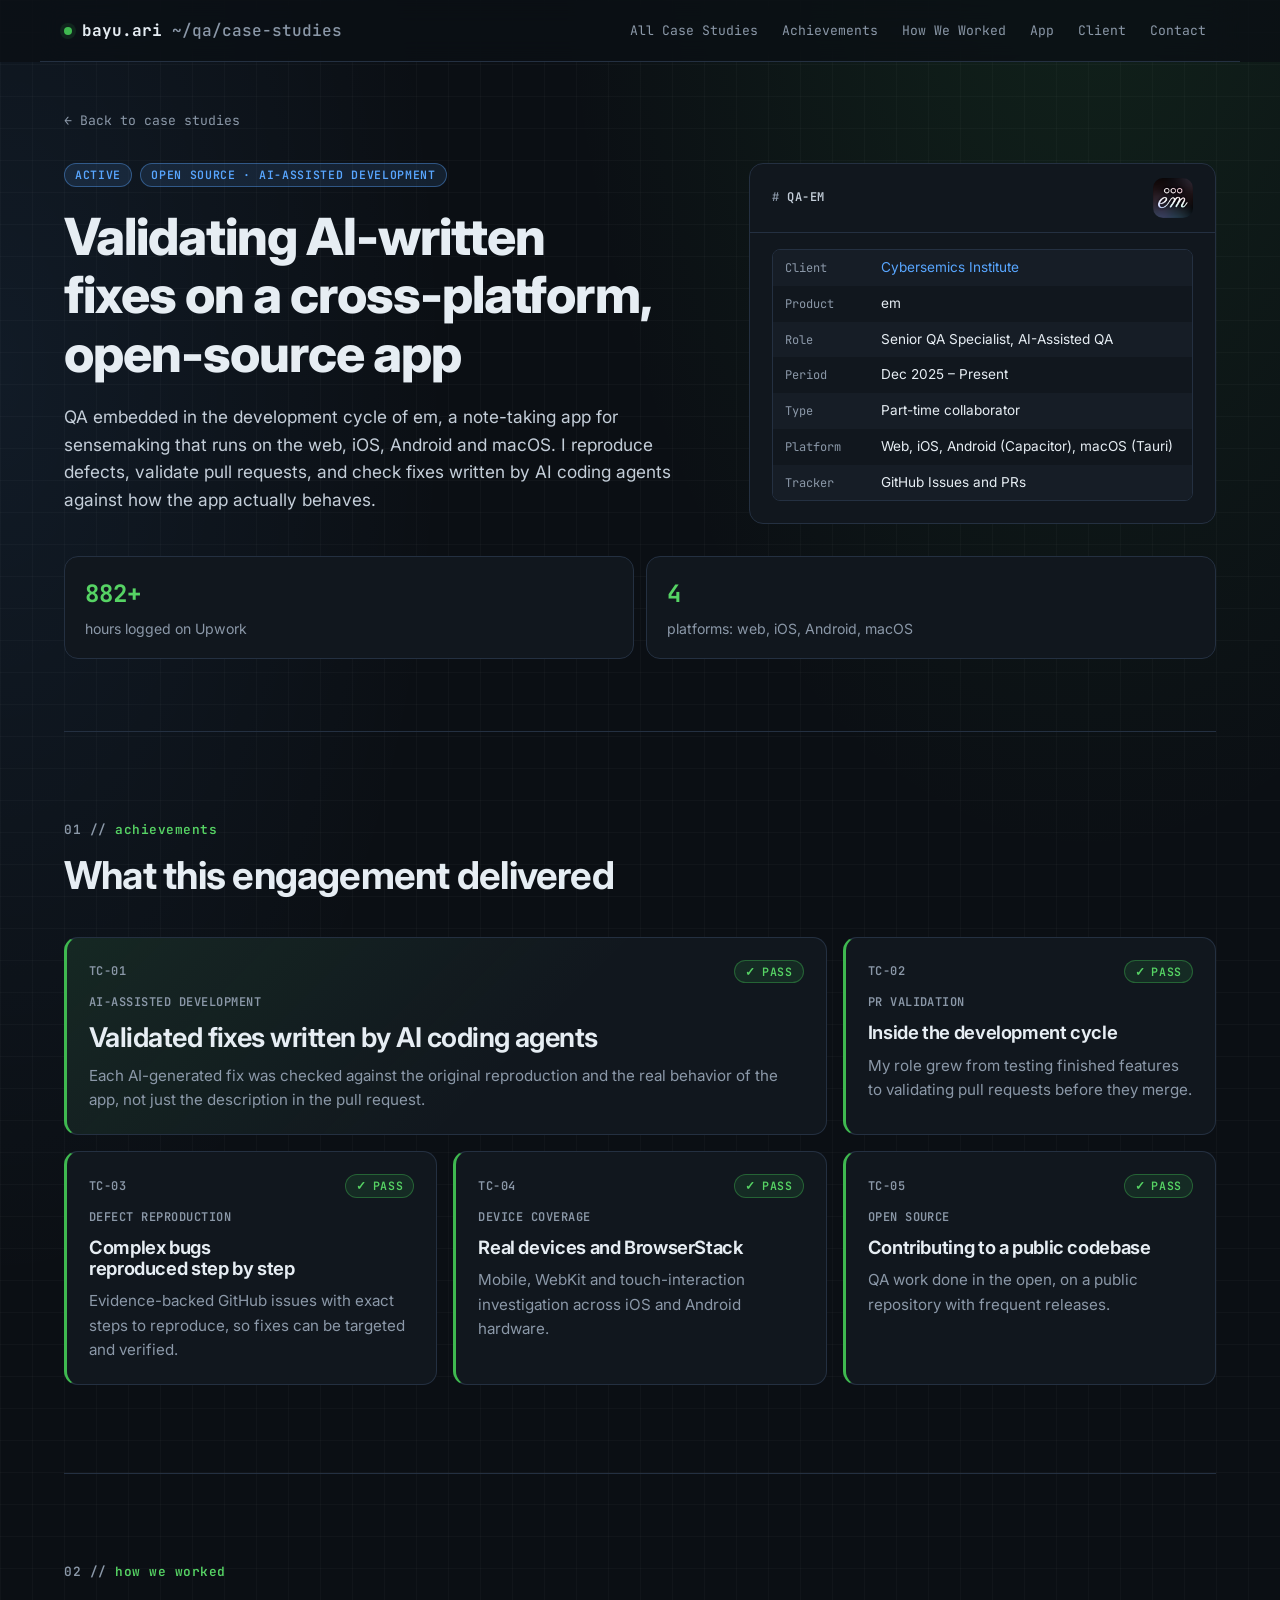
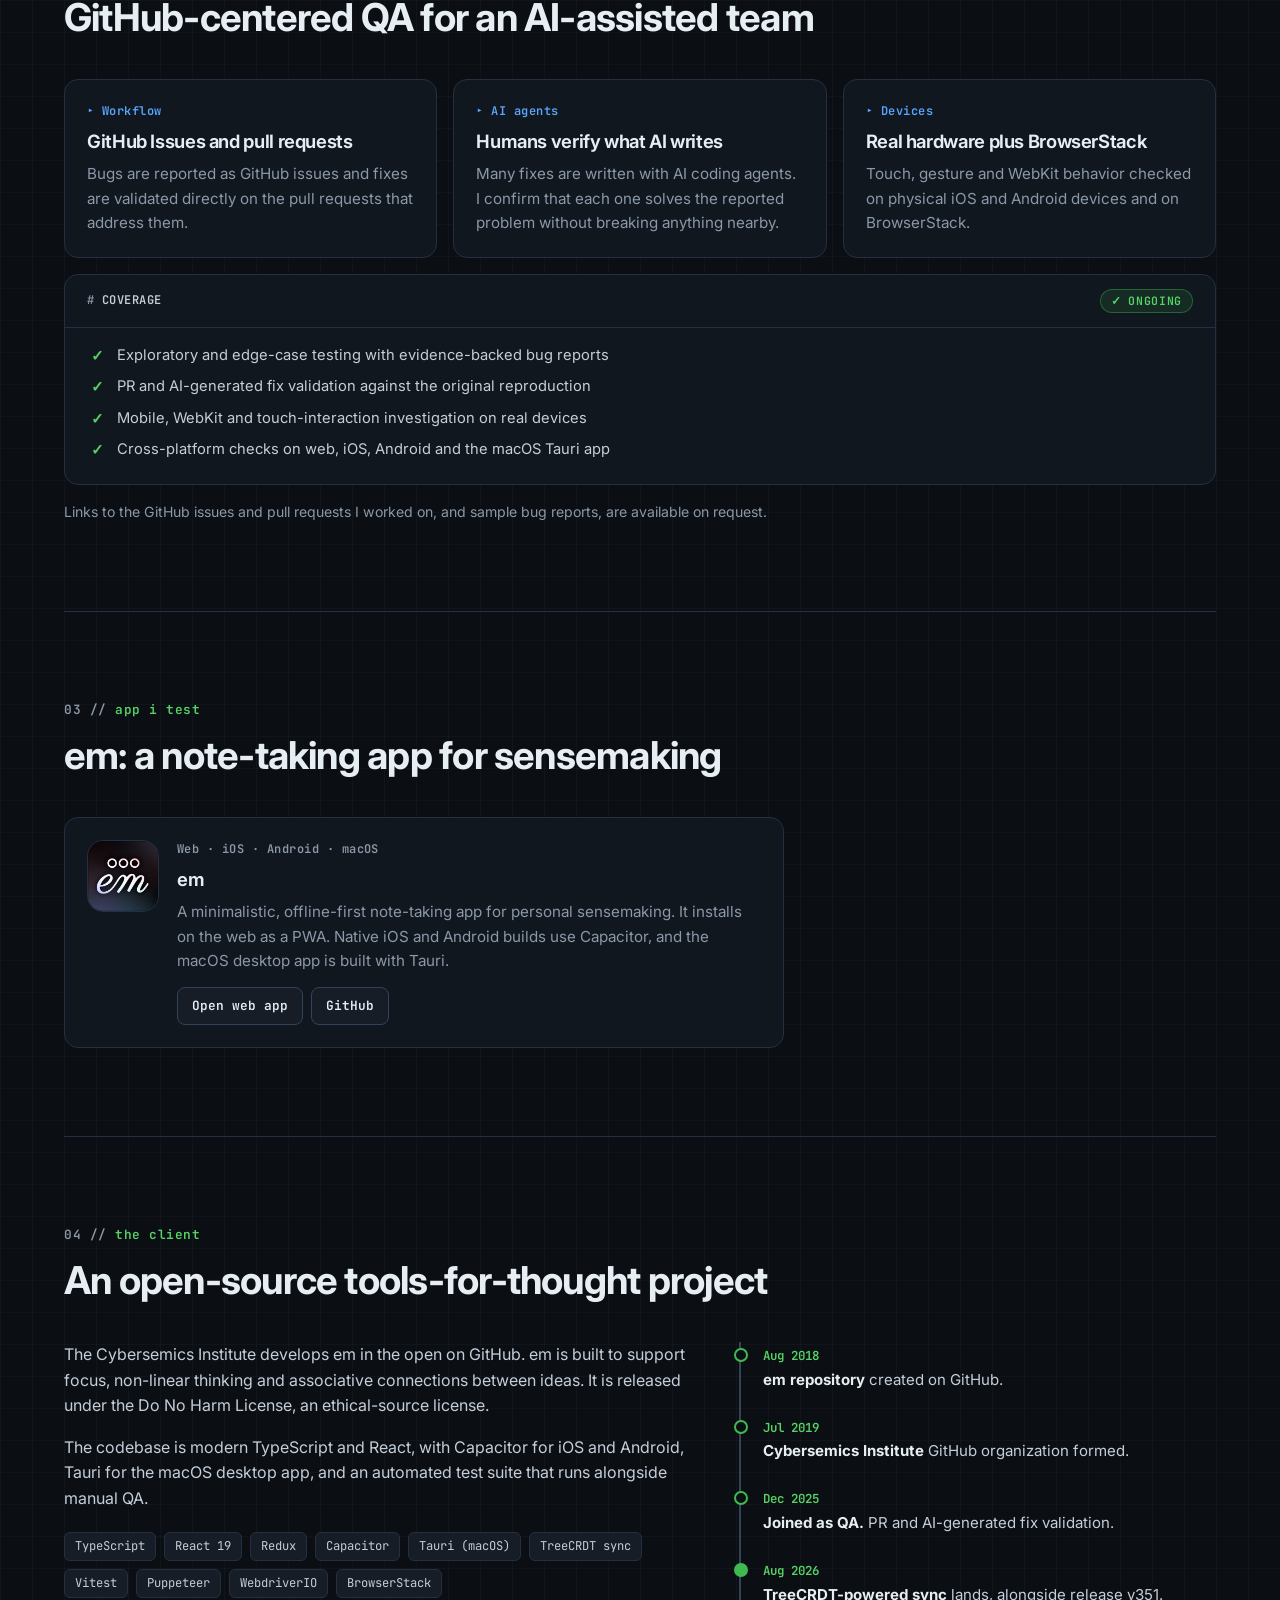
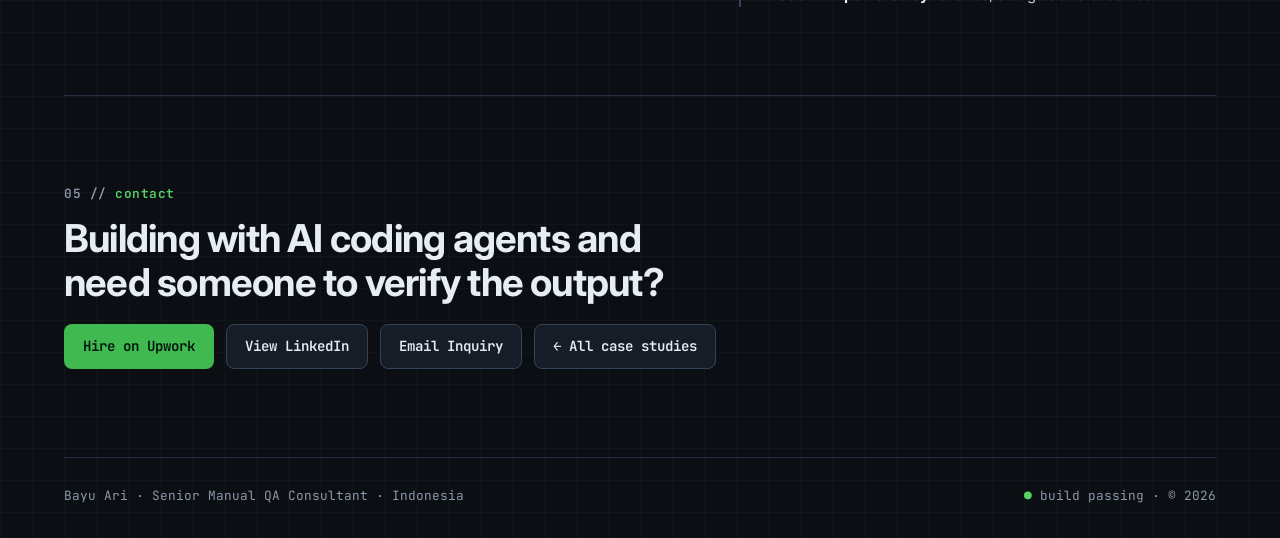
<file: case-studies/em.html>
<!DOCTYPE html>
<html lang="en">
<head>
  <meta charset="UTF-8">
  <meta name="viewport" content="width=device-width, initial-scale=1.0">
  <meta
    name="description"
    content="Case study: QA inside an AI-assisted development cycle for em, an open-source note-taking app for web, iOS, Android and macOS by the Cybersemics Institute."
  >
  <meta name="theme-color" content="#0b0f14">
  <title>EM Case Study | Bayu Ari</title>
  <link rel="preconnect" href="https://fonts.googleapis.com">
  <link rel="preconnect" href="https://fonts.gstatic.com" crossorigin>
  <link
    href="https://fonts.googleapis.com/css2?family=Inter:wght@400;500;600;700;800&family=JetBrains+Mono:wght@400;500;600;700&display=swap"
    rel="stylesheet"
  >
  <script src="../config.js"></script>
  <link rel="stylesheet" href="../styles.css">
</head>
<body>
  <div class="page-shell">
    <header class="site-header">
      <a class="brand" href="../index.html"><span class="brand-dot" aria-hidden="true"></span>bayu.ari<span class="brand-path">~/qa/case-studies</span></a>
      <nav class="site-nav" aria-label="Primary">
        <a href="../index.html#case-studies">All Case Studies</a>
        <a href="#achievements">Achievements</a>
        <a href="#role">How We Worked</a>
        <a href="#apps">App</a>
        <a href="#client">Client</a>
        <a href="#contact">Contact</a>
      </nav>
    </header>

    <main id="top" class="case-page">
      <section class="cs-hero">
        <a class="cs-back" href="../index.html#case-studies">← Back to case studies</a>
        <div class="cs-hero-grid">
          <div class="cs-hero-copy">
            <div class="chip-row">
              <span class="chip chip-info">Active</span>
              <span class="chip chip-info">Open source · AI-assisted development</span>
            </div>
            <h1>Validating AI-written fixes on a cross-platform, open-source app</h1>
            <p class="cs-lede">
              QA embedded in the development cycle of em, a note-taking app for sensemaking that runs on the web, iOS, Android and macOS. I reproduce defects, validate pull requests, and check fixes written by AI coding agents against how the app actually behaves.
            </p>
          </div>
          <article class="report cs-summary">
            <div class="report-head">
              <span class="case-id">QA-EM</span>
              <img class="cs-summary-logo" src="../assets/images/clients/em.png" alt="em app icon" width="40" height="40">
            </div>
            <dl class="report-fields">
              <div><dt>Client</dt><dd><a class="cs-link" href="https://github.com/cybersemics/em" target="_blank" rel="noreferrer">Cybersemics Institute</a></dd></div>
              <div><dt>Product</dt><dd>em</dd></div>
              <div><dt>Role</dt><dd>Senior QA Specialist, AI-Assisted QA</dd></div>
              <div><dt>Period</dt><dd>Dec 2025 – Present</dd></div>
              <div><dt>Type</dt><dd>Part-time collaborator</dd></div>
              <div><dt>Platform</dt><dd>Web, iOS, Android (Capacitor), macOS (Tauri)</dd></div>
              <div><dt>Tracker</dt><dd>GitHub Issues and PRs</dd></div>
            </dl>
          </article>
        </div>
        <ul class="cs-stats" aria-label="Engagement highlights">
          <li><strong>882+</strong><span>hours logged on Upwork</span></li>
          <li><strong>4</strong><span>platforms: web, iOS, Android, macOS</span></li>
        </ul>
      </section>

      <section id="achievements" class="section reveal">
        <div class="section-heading">
          <p class="eyebrow">Achievements</p>
          <h2>What this engagement delivered</h2>
        </div>
        <div class="achievement-grid">
          <article class="test-case achievement-card achievement-card-featured">
            <div class="test-case-head">
              <span class="case-id">TC-01</span>
              <span class="chip chip-pass">Pass</span>
            </div>
            <p class="proof-label">AI-Assisted Development</p>
            <h3>Validated fixes written by AI coding agents</h3>
            <p>Each AI-generated fix was checked against the original reproduction and the real behavior of the app, not just the description in the pull request.</p>
          </article>
          <article class="test-case achievement-card">
            <div class="test-case-head">
              <span class="case-id">TC-02</span>
              <span class="chip chip-pass">Pass</span>
            </div>
            <p class="proof-label">PR Validation</p>
            <h3>Inside the development cycle</h3>
            <p>My role grew from testing finished features to validating pull requests before they merge.</p>
          </article>
          <article class="test-case achievement-card">
            <div class="test-case-head">
              <span class="case-id">TC-03</span>
              <span class="chip chip-pass">Pass</span>
            </div>
            <p class="proof-label">Defect Reproduction</p>
            <h3>Complex bugs reproduced step by step</h3>
            <p>Evidence-backed GitHub issues with exact steps to reproduce, so fixes can be targeted and verified.</p>
          </article>
          <article class="test-case achievement-card">
            <div class="test-case-head">
              <span class="case-id">TC-04</span>
              <span class="chip chip-pass">Pass</span>
            </div>
            <p class="proof-label">Device Coverage</p>
            <h3>Real devices and BrowserStack</h3>
            <p>Mobile, WebKit and touch-interaction investigation across iOS and Android hardware.</p>
          </article>
          <article class="test-case achievement-card">
            <div class="test-case-head">
              <span class="case-id">TC-05</span>
              <span class="chip chip-pass">Pass</span>
            </div>
            <p class="proof-label">Open Source</p>
            <h3>Contributing to a public codebase</h3>
            <p>QA work done in the open, on a public repository with frequent releases.</p>
          </article>
        </div>
      </section>

      <section id="role" class="section reveal">
        <div class="section-heading">
          <p class="eyebrow">How We Worked</p>
          <h2>GitHub-centered QA for an AI-assisted team</h2>
        </div>
        <div class="card-grid">
          <article class="service-card">
            <p class="suite-label">Workflow</p>
            <h3>GitHub Issues and pull requests</h3>
            <p>Bugs are reported as GitHub issues and fixes are validated directly on the pull requests that address them.</p>
          </article>
          <article class="service-card">
            <p class="suite-label">AI agents</p>
            <h3>Humans verify what AI writes</h3>
            <p>Many fixes are written with AI coding agents. I confirm that each one solves the reported problem without breaking anything nearby.</p>
          </article>
          <article class="service-card">
            <p class="suite-label">Devices</p>
            <h3>Real hardware plus BrowserStack</h3>
            <p>Touch, gesture and WebKit behavior checked on physical iOS and Android devices and on BrowserStack.</p>
          </article>
        </div>
        <article class="report cs-coverage">
          <div class="report-head">
            <span class="case-id">COVERAGE</span>
            <span class="chip chip-pass">Ongoing</span>
          </div>
          <ol class="case-points">
            <li>Exploratory and edge-case testing with evidence-backed bug reports</li>
            <li>PR and AI-generated fix validation against the original reproduction</li>
            <li>Mobile, WebKit and touch-interaction investigation on real devices</li>
            <li>Cross-platform checks on web, iOS, Android and the macOS Tauri app</li>
          </ol>
        </article>
        <p class="cs-note">Links to the GitHub issues and pull requests I worked on, and sample bug reports, are available on request.</p>
      </section>

      <section id="apps" class="section reveal">
        <div class="section-heading">
          <p class="eyebrow">App I Test</p>
          <h2>em: a note-taking app for sensemaking</h2>
        </div>
        <div class="app-grid app-grid-single">
          <article class="app-tile">
            <img class="app-icon" src="../assets/images/clients/em.png" alt="em app icon" width="72" height="72" loading="lazy">
            <div class="app-body">
              <p class="case-id">Web · iOS · Android · macOS</p>
              <h3>em</h3>
              <p>A minimalistic, offline-first note-taking app for personal sensemaking. It installs on the web as a PWA. Native iOS and Android builds use Capacitor, and the macOS desktop app is built with Tauri.</p>
              <div class="app-links">
                <a class="button button-secondary" href="https://www.emthought.space/" target="_blank" rel="noreferrer">Open web app</a>
                <a class="button button-secondary" href="https://github.com/cybersemics/em" target="_blank" rel="noreferrer">GitHub</a>
              </div>
            </div>
          </article>
        </div>
      </section>

      <section id="client" class="section reveal">
        <div class="section-heading">
          <p class="eyebrow">The Client</p>
          <h2>An open-source tools-for-thought project</h2>
        </div>
        <div class="cs-two-col">
          <div class="cs-prose">
            <p>
              The Cybersemics Institute develops em in the open on GitHub. em is built to support focus, non-linear thinking and associative connections between ideas. It is released under the Do No Harm License, an ethical-source license.
            </p>
            <p>
              The codebase is modern TypeScript and React, with Capacitor for iOS and Android, Tauri for the macOS desktop app, and an automated test suite that runs alongside manual QA.
            </p>
            <div class="case-signals" aria-label="Tech and platforms">
              <span>TypeScript</span>
              <span>React 19</span>
              <span>Redux</span>
              <span>Capacitor</span>
              <span>Tauri (macOS)</span>
              <span>TreeCRDT sync</span>
              <span>Vitest</span>
              <span>Puppeteer</span>
              <span>WebdriverIO</span>
              <span>BrowserStack</span>
            </div>
          </div>
          <ol class="timeline" aria-label="Milestones">
            <li>
              <span class="timeline-date">Aug 2018</span>
              <p><strong>em repository</strong> created on GitHub.</p>
            </li>
            <li>
              <span class="timeline-date">Jul 2019</span>
              <p><strong>Cybersemics Institute</strong> GitHub organization formed.</p>
            </li>
            <li>
              <span class="timeline-date">Dec 2025</span>
              <p><strong>Joined as QA.</strong> PR and AI-generated fix validation.</p>
            </li>
            <li class="timeline-end">
              <span class="timeline-date">Aug 2026</span>
              <p><strong>TreeCRDT-powered sync</strong> lands, alongside release v351.</p>
            </li>
          </ol>
        </div>
      </section>

      <section id="contact" class="section cs-cta reveal">
        <div class="section-heading">
          <p class="eyebrow">Contact</p>
          <h2>Building with AI coding agents and need someone to verify the output?</h2>
        </div>
        <div class="contact-actions">
          <a class="button button-primary" href="https://www.upwork.com/freelancers/~0150bbcc316b3fb998" target="_blank" rel="noreferrer">Hire on Upwork</a>
          <a class="button button-secondary" href="https://www.linkedin.com/in/bayuari/" target="_blank" rel="noreferrer">View LinkedIn</a>
          <a class="button button-secondary" href="mailto:sticker_inc@yahoo.com?subject=QA%20Inquiry" data-email="sticker_inc@yahoo.com" title="sticker_inc@yahoo.com">Email Inquiry</a>
          <a class="button button-secondary" href="../index.html#case-studies">← All case studies</a>
        </div>
        <div class="email-options" data-email-options hidden>
          <span>Write in:</span>
          <a href="https://mail.google.com/mail/?view=cm&amp;fs=1&amp;to=sticker_inc@yahoo.com&amp;su=QA%20Inquiry" target="_blank" rel="noreferrer">Gmail</a>
          <a href="https://outlook.live.com/mail/0/deeplink/compose?to=sticker_inc@yahoo.com&amp;subject=QA%20Inquiry" target="_blank" rel="noreferrer">Outlook</a>
          <a href="https://compose.mail.yahoo.com/?to=sticker_inc@yahoo.com&amp;subject=QA%20Inquiry" target="_blank" rel="noreferrer">Yahoo</a>
          <a href="mailto:sticker_inc@yahoo.com?subject=QA%20Inquiry">Mail app</a>
        </div>
      </section>
    </main>

    <footer class="site-footer">
      <p>Bayu Ari · Senior Manual QA Consultant · Indonesia</p>
      <p><span class="pass-text">●</span> build passing · © <span id="year"></span></p>
    </footer>
  </div>

  <script src="../script.js"></script>
</body>
</html>
</file>
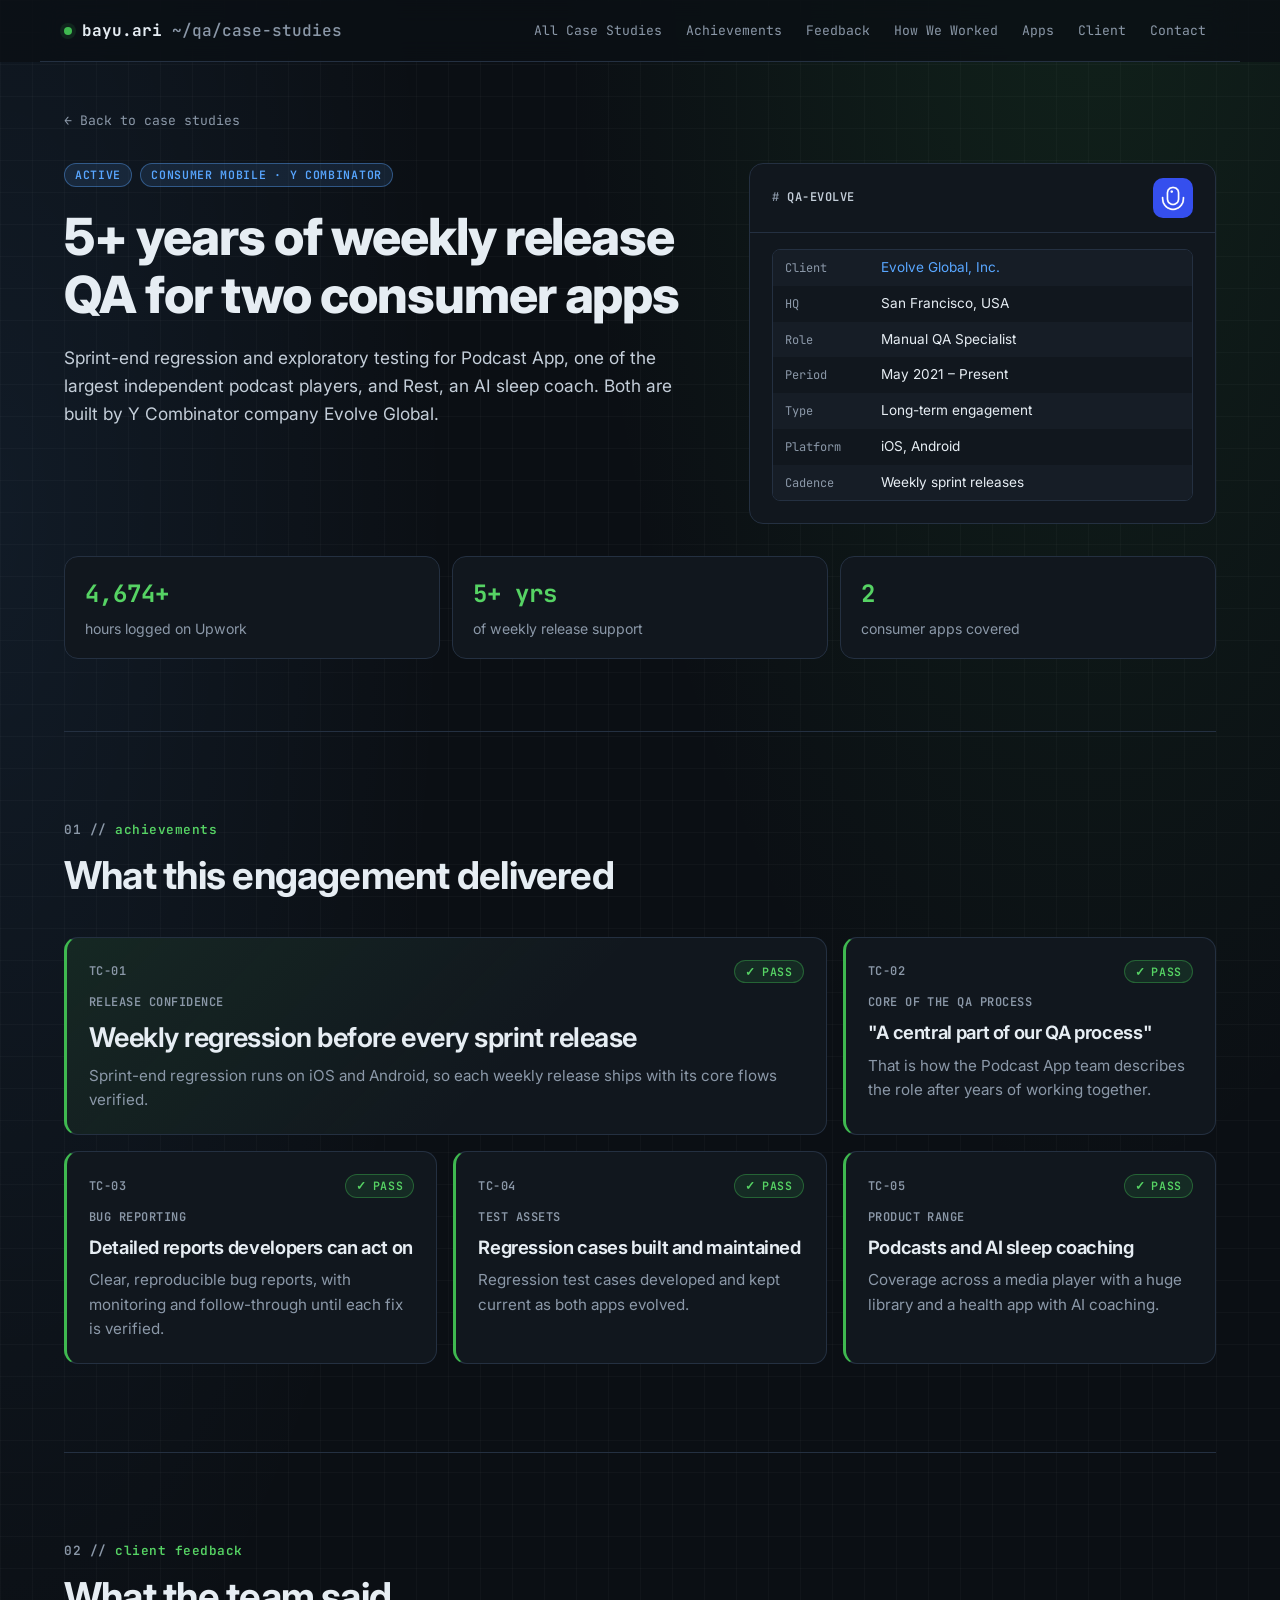
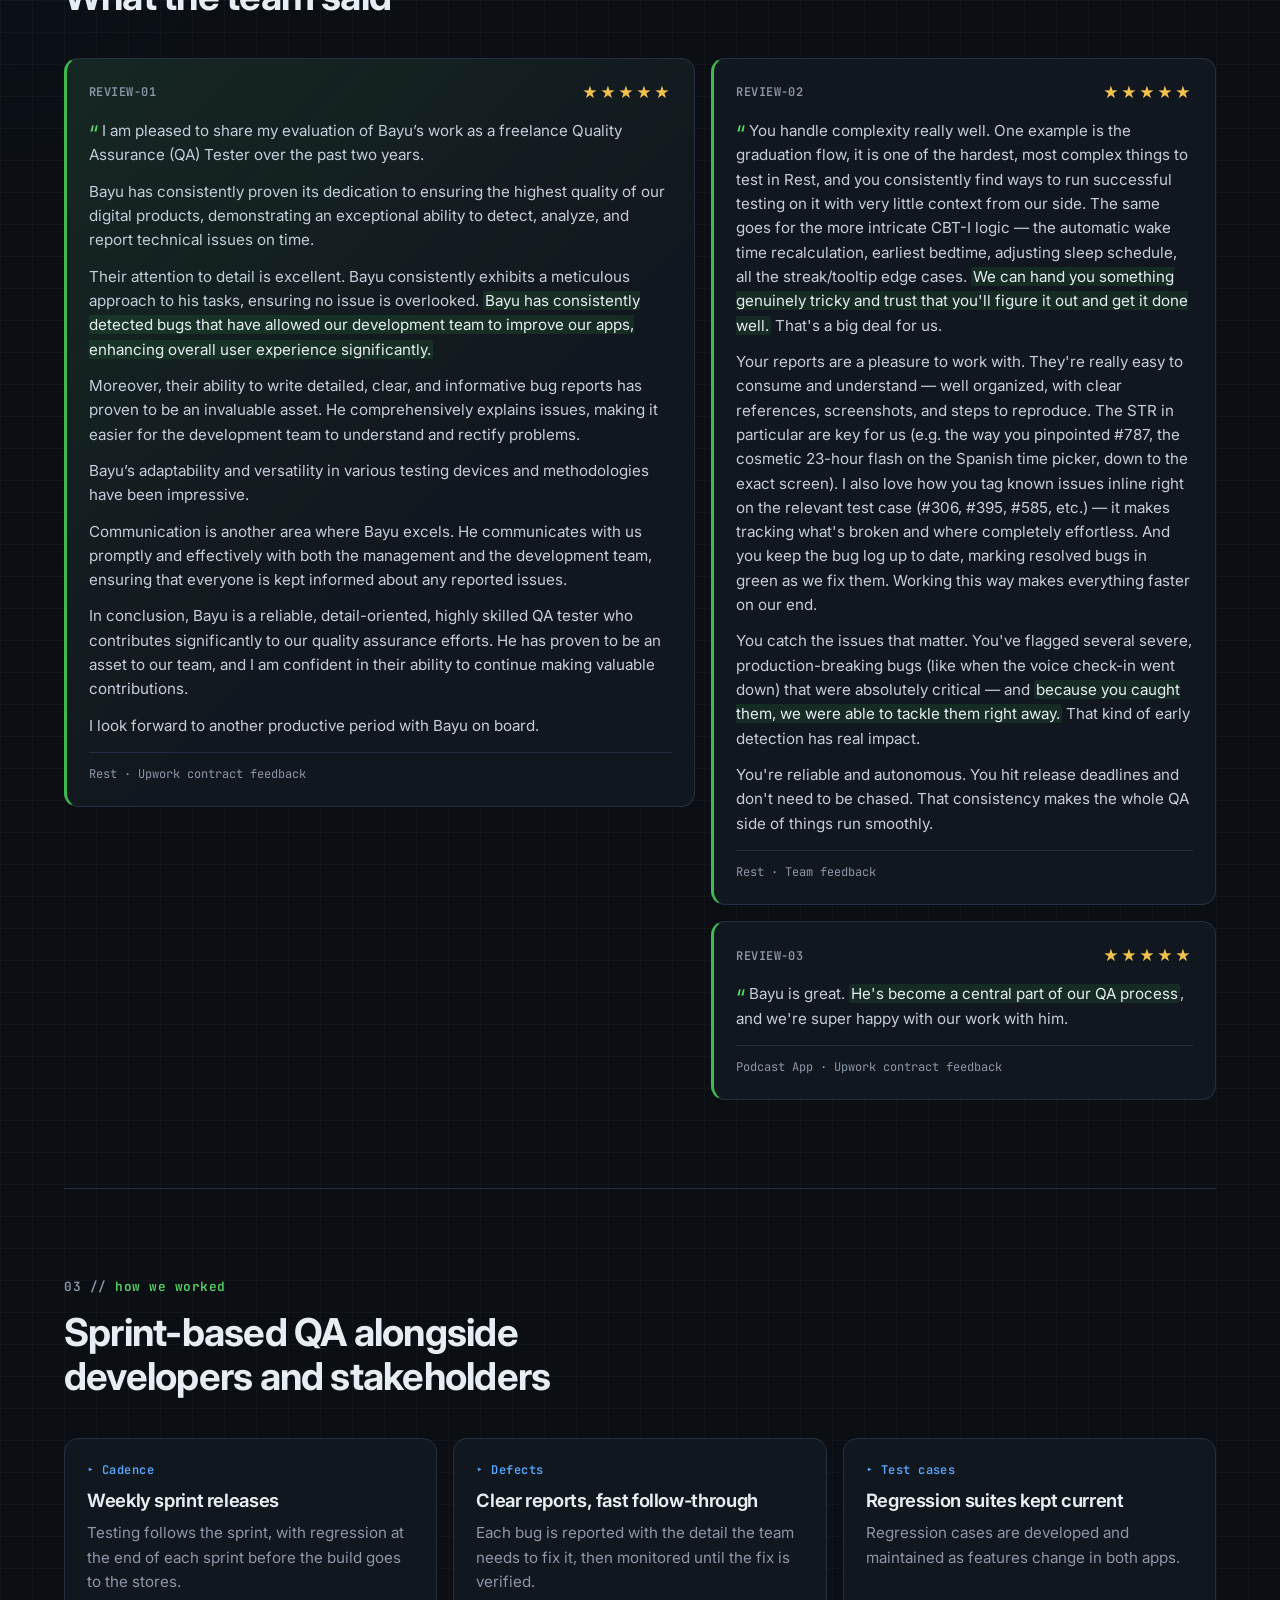
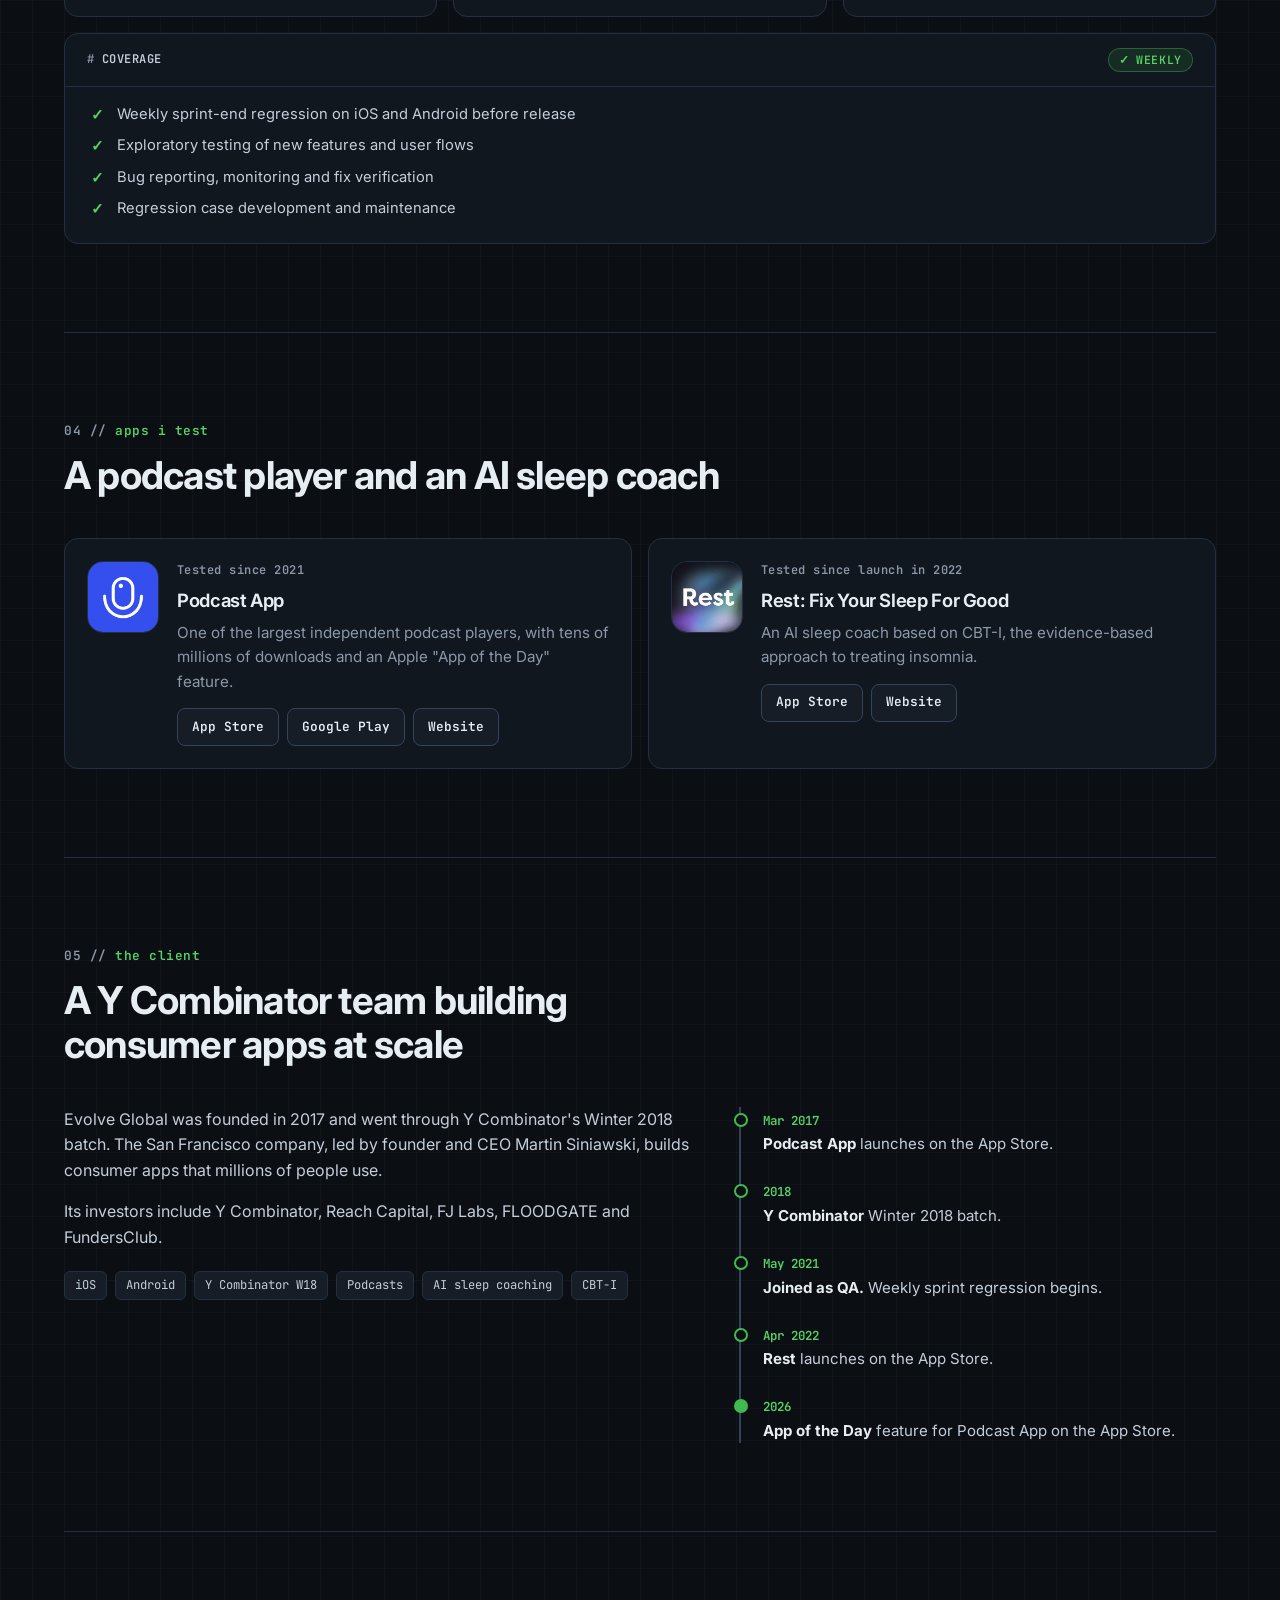
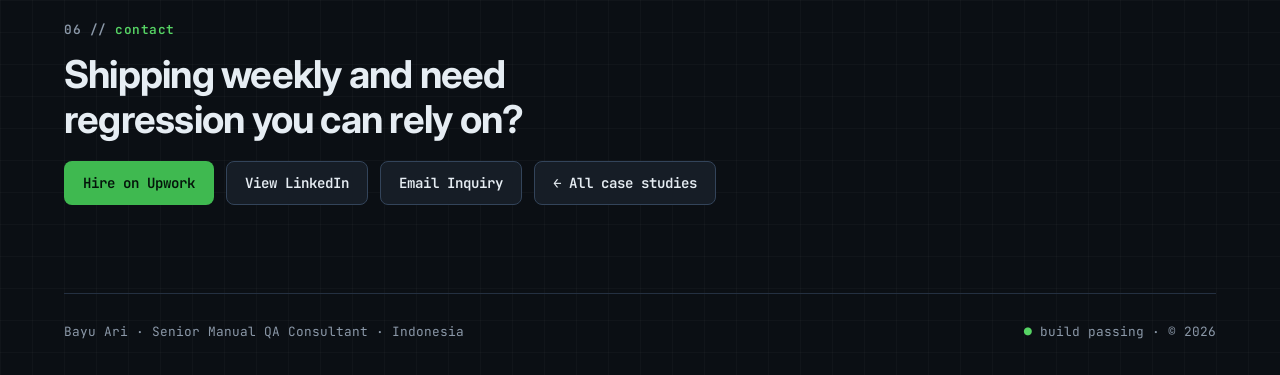
<file: case-studies/evolve-global.html>
<!DOCTYPE html>
<html lang="en">
<head>
  <meta charset="UTF-8">
  <meta name="viewport" content="width=device-width, initial-scale=1.0">
  <meta
    name="description"
    content="Case study: 5+ years of weekly sprint QA for Evolve Global, the Y Combinator company behind Podcast App and Rest, an AI sleep coach."
  >
  <meta name="theme-color" content="#0b0f14">
  <title>Evolve Global Case Study | Bayu Ari</title>
  <link rel="preconnect" href="https://fonts.googleapis.com">
  <link rel="preconnect" href="https://fonts.gstatic.com" crossorigin>
  <link
    href="https://fonts.googleapis.com/css2?family=Inter:wght@400;500;600;700;800&family=JetBrains+Mono:wght@400;500;600;700&display=swap"
    rel="stylesheet"
  >
  <script src="../config.js"></script>
  <link rel="stylesheet" href="../styles.css">
</head>
<body>
  <div class="page-shell">
    <header class="site-header">
      <a class="brand" href="../index.html"><span class="brand-dot" aria-hidden="true"></span>bayu.ari<span class="brand-path">~/qa/case-studies</span></a>
      <nav class="site-nav" aria-label="Primary">
        <a href="../index.html#case-studies">All Case Studies</a>
        <a href="#achievements">Achievements</a>
        <a href="#feedback">Feedback</a>
        <a href="#role">How We Worked</a>
        <a href="#apps">Apps</a>
        <a href="#client">Client</a>
        <a href="#contact">Contact</a>
      </nav>
    </header>

    <main id="top" class="case-page">
      <section class="cs-hero">
        <a class="cs-back" href="../index.html#case-studies">← Back to case studies</a>
        <div class="cs-hero-grid">
          <div class="cs-hero-copy">
            <div class="chip-row">
              <span class="chip chip-info">Active</span>
              <span class="chip chip-info">Consumer mobile · Y Combinator</span>
            </div>
            <h1>5+ years of weekly release QA for two consumer apps</h1>
            <p class="cs-lede">
              Sprint-end regression and exploratory testing for Podcast App, one of the largest independent podcast players, and Rest, an AI sleep coach. Both are built by Y Combinator company Evolve Global.
            </p>
          </div>
          <article class="report cs-summary">
            <div class="report-head">
              <span class="case-id">QA-EVOLVE</span>
              <img class="cs-summary-logo" src="../assets/images/clients/podcast-app.jpg" alt="Podcast App icon" width="40" height="40">
            </div>
            <dl class="report-fields">
              <div><dt>Client</dt><dd><a class="cs-link" href="https://podcast.app/about" target="_blank" rel="noreferrer">Evolve Global, Inc.</a></dd></div>
              <div><dt>HQ</dt><dd>San Francisco, USA</dd></div>
              <div><dt>Role</dt><dd>Manual QA Specialist</dd></div>
              <div><dt>Period</dt><dd>May 2021 – Present</dd></div>
              <div><dt>Type</dt><dd>Long-term engagement</dd></div>
              <div><dt>Platform</dt><dd>iOS, Android</dd></div>
              <div><dt>Cadence</dt><dd>Weekly sprint releases</dd></div>
            </dl>
          </article>
        </div>
        <ul class="cs-stats" aria-label="Engagement highlights">
          <li><strong>4,674+</strong><span>hours logged on Upwork</span></li>
          <li><strong>5+ yrs</strong><span>of weekly release support</span></li>
          <li><strong>2</strong><span>consumer apps covered</span></li>
        </ul>
      </section>

      <section id="achievements" class="section reveal">
        <div class="section-heading">
          <p class="eyebrow">Achievements</p>
          <h2>What this engagement delivered</h2>
        </div>
        <div class="achievement-grid">
          <article class="test-case achievement-card achievement-card-featured">
            <div class="test-case-head">
              <span class="case-id">TC-01</span>
              <span class="chip chip-pass">Pass</span>
            </div>
            <p class="proof-label">Release Confidence</p>
            <h3>Weekly regression before every sprint release</h3>
            <p>Sprint-end regression runs on iOS and Android, so each weekly release ships with its core flows verified.</p>
          </article>
          <article class="test-case achievement-card">
            <div class="test-case-head">
              <span class="case-id">TC-02</span>
              <span class="chip chip-pass">Pass</span>
            </div>
            <p class="proof-label">Core of the QA Process</p>
            <h3>"A central part of our QA process"</h3>
            <p>That is how the Podcast App team describes the role after years of working together.</p>
          </article>
          <article class="test-case achievement-card">
            <div class="test-case-head">
              <span class="case-id">TC-03</span>
              <span class="chip chip-pass">Pass</span>
            </div>
            <p class="proof-label">Bug Reporting</p>
            <h3>Detailed reports developers can act on</h3>
            <p>Clear, reproducible bug reports, with monitoring and follow-through until each fix is verified.</p>
          </article>
          <article class="test-case achievement-card">
            <div class="test-case-head">
              <span class="case-id">TC-04</span>
              <span class="chip chip-pass">Pass</span>
            </div>
            <p class="proof-label">Test Assets</p>
            <h3>Regression cases built and maintained</h3>
            <p>Regression test cases developed and kept current as both apps evolved.</p>
          </article>
          <article class="test-case achievement-card">
            <div class="test-case-head">
              <span class="case-id">TC-05</span>
              <span class="chip chip-pass">Pass</span>
            </div>
            <p class="proof-label">Product Range</p>
            <h3>Podcasts and AI sleep coaching</h3>
            <p>Coverage across a media player with a huge library and a health app with AI coaching.</p>
          </article>
        </div>
      </section>

      <section id="feedback" class="section reveal">
        <div class="section-heading">
          <p class="eyebrow">Client Feedback</p>
          <h2>What the team said</h2>
        </div>
        <div class="testimonial-grid testimonial-grid-even">
          <figure class="testimonial testimonial-featured">
            <div class="testimonial-head">
              <span class="case-id">REVIEW-01</span>
              <span class="stars" role="img" aria-label="5 out of 5 stars">★★★★★</span>
            </div>
            <blockquote>
              <p>I am pleased to share my evaluation of Bayu’s work as a freelance Quality Assurance (QA) Tester over the past two years.</p>
              <p>Bayu has consistently proven its dedication to ensuring the highest quality of our digital products, demonstrating an exceptional ability to detect, analyze, and report technical issues on time.</p>
              <p>Their attention to detail is excellent. Bayu consistently exhibits a meticulous approach to his tasks, ensuring no issue is overlooked. <mark>Bayu has consistently detected bugs that have allowed our development team to improve our apps, enhancing overall user experience significantly.</mark></p>
              <p>Moreover, their ability to write detailed, clear, and informative bug reports has proven to be an invaluable asset. He comprehensively explains issues, making it easier for the development team to understand and rectify problems.</p>
              <p>Bayu’s adaptability and versatility in various testing devices and methodologies have been impressive.</p>
              <p>Communication is another area where Bayu excels. He communicates with us promptly and effectively with both the management and the development team, ensuring that everyone is kept informed about any reported issues.</p>
              <p>In conclusion, Bayu is a reliable, detail-oriented, highly skilled QA tester who contributes significantly to our quality assurance efforts. He has proven to be an asset to our team, and I am confident in their ability to continue making valuable contributions.</p>
              <p>I look forward to another productive period with Bayu on board.</p>
            </blockquote>
            <figcaption>Rest · Upwork contract feedback</figcaption>
          </figure>
          <figure class="testimonial">
            <div class="testimonial-head">
              <span class="case-id">REVIEW-02</span>
              <span class="stars" role="img" aria-label="5 out of 5 stars">★★★★★</span>
            </div>
            <blockquote>
              <p>You handle complexity really well. One example is the graduation flow, it is one of the hardest, most complex things to test in Rest, and you consistently find ways to run successful testing on it with very little context from our side. The same goes for the more intricate CBT-I logic — the automatic wake time recalculation, earliest bedtime, adjusting sleep schedule, all the streak/tooltip edge cases. <mark>We can hand you something genuinely tricky and trust that you'll figure it out and get it done well.</mark> That's a big deal for us.</p>
              <p>Your reports are a pleasure to work with. They're really easy to consume and understand — well organized, with clear references, screenshots, and steps to reproduce. The STR in particular are key for us (e.g. the way you pinpointed #787, the cosmetic 23-hour flash on the Spanish time picker, down to the exact screen). I also love how you tag known issues inline right on the relevant test case (#306, #395, #585, etc.) — it makes tracking what's broken and where completely effortless. And you keep the bug log up to date, marking resolved bugs in green as we fix them. Working this way makes everything faster on our end.</p>
              <p>You catch the issues that matter. You've flagged several severe, production-breaking bugs (like when the voice check-in went down) that were absolutely critical — and <mark>because you caught them, we were able to tackle them right away.</mark> That kind of early detection has real impact.</p>
              <p>You're reliable and autonomous. You hit release deadlines and don't need to be chased. That consistency makes the whole QA side of things run smoothly.</p>
            </blockquote>
            <figcaption>Rest · Team feedback</figcaption>
          </figure>
          <figure class="testimonial">
            <div class="testimonial-head">
              <span class="case-id">REVIEW-03</span>
              <span class="stars" role="img" aria-label="5 out of 5 stars">★★★★★</span>
            </div>
            <blockquote>
              <p>Bayu is great. <mark>He's become a central part of our QA process</mark>, and we're super happy with our work with him.</p>
            </blockquote>
            <figcaption>Podcast App · Upwork contract feedback</figcaption>
          </figure>
        </div>
      </section>

      <section id="role" class="section reveal">
        <div class="section-heading">
          <p class="eyebrow">How We Worked</p>
          <h2>Sprint-based QA alongside developers and stakeholders</h2>
        </div>
        <div class="card-grid">
          <article class="service-card">
            <p class="suite-label">Cadence</p>
            <h3>Weekly sprint releases</h3>
            <p>Testing follows the sprint, with regression at the end of each sprint before the build goes to the stores.</p>
          </article>
          <article class="service-card">
            <p class="suite-label">Defects</p>
            <h3>Clear reports, fast follow-through</h3>
            <p>Each bug is reported with the detail the team needs to fix it, then monitored until the fix is verified.</p>
          </article>
          <article class="service-card">
            <p class="suite-label">Test cases</p>
            <h3>Regression suites kept current</h3>
            <p>Regression cases are developed and maintained as features change in both apps.</p>
          </article>
        </div>
        <article class="report cs-coverage">
          <div class="report-head">
            <span class="case-id">COVERAGE</span>
            <span class="chip chip-pass">Weekly</span>
          </div>
          <ol class="case-points">
            <li>Weekly sprint-end regression on iOS and Android before release</li>
            <li>Exploratory testing of new features and user flows</li>
            <li>Bug reporting, monitoring and fix verification</li>
            <li>Regression case development and maintenance</li>
          </ol>
        </article>
      </section>

      <section id="apps" class="section reveal">
        <div class="section-heading">
          <p class="eyebrow">Apps I Test</p>
          <h2>A podcast player and an AI sleep coach</h2>
        </div>
        <div class="app-grid">
          <article class="app-tile">
            <img class="app-icon" src="../assets/images/clients/podcast-app.jpg" alt="Podcast App icon" width="72" height="72" loading="lazy">
            <div class="app-body">
              <p class="case-id">Tested since 2021</p>
              <h3>Podcast App</h3>
              <p>One of the largest independent podcast players, with tens of millions of downloads and an Apple "App of the Day" feature.</p>
              <div class="app-links">
                <a class="button button-secondary" href="https://apps.apple.com/us/app/podcast-app/id1199070742" target="_blank" rel="noreferrer">App Store</a>
                <a class="button button-secondary" href="https://play.google.com/store/apps/details?id=com.streema.podcast" target="_blank" rel="noreferrer">Google Play</a>
                <a class="button button-secondary" href="https://podcast.app/" target="_blank" rel="noreferrer">Website</a>
              </div>
            </div>
          </article>
          <article class="app-tile">
            <img class="app-icon" src="../assets/images/clients/rest.jpg" alt="Rest app icon" width="72" height="72" loading="lazy">
            <div class="app-body">
              <p class="case-id">Tested since launch in 2022</p>
              <h3>Rest: Fix Your Sleep For Good</h3>
              <p>An AI sleep coach based on CBT-I, the evidence-based approach to treating insomnia.</p>
              <div class="app-links">
                <a class="button button-secondary" href="https://apps.apple.com/us/app/rest-fix-your-sleep-for-good/id1609977097" target="_blank" rel="noreferrer">App Store</a>
                <a class="button button-secondary" href="https://getrest.app/" target="_blank" rel="noreferrer">Website</a>
              </div>
            </div>
          </article>
        </div>
      </section>

      <section id="client" class="section reveal">
        <div class="section-heading">
          <p class="eyebrow">The Client</p>
          <h2>A Y Combinator team building consumer apps at scale</h2>
        </div>
        <div class="cs-two-col">
          <div class="cs-prose">
            <p>
              Evolve Global was founded in 2017 and went through Y Combinator's Winter 2018 batch. The San Francisco company, led by founder and CEO Martin Siniawski, builds consumer apps that millions of people use.
            </p>
            <p>
              Its investors include Y Combinator, Reach Capital, FJ Labs, FLOODGATE and FundersClub.
            </p>
            <div class="case-signals" aria-label="Tech and platforms">
              <span>iOS</span>
              <span>Android</span>
              <span>Y Combinator W18</span>
              <span>Podcasts</span>
              <span>AI sleep coaching</span>
              <span>CBT-I</span>
            </div>
          </div>
          <ol class="timeline" aria-label="Milestones">
            <li>
              <span class="timeline-date">Mar 2017</span>
              <p><strong>Podcast App</strong> launches on the App Store.</p>
            </li>
            <li>
              <span class="timeline-date">2018</span>
              <p><strong>Y Combinator</strong> Winter 2018 batch.</p>
            </li>
            <li>
              <span class="timeline-date">May 2021</span>
              <p><strong>Joined as QA.</strong> Weekly sprint regression begins.</p>
            </li>
            <li>
              <span class="timeline-date">Apr 2022</span>
              <p><strong>Rest</strong> launches on the App Store.</p>
            </li>
            <li class="timeline-end">
              <span class="timeline-date">2026</span>
              <p><strong>App of the Day</strong> feature for Podcast App on the App Store.</p>
            </li>
          </ol>
        </div>
      </section>

      <section id="contact" class="section cs-cta reveal">
        <div class="section-heading">
          <p class="eyebrow">Contact</p>
          <h2>Shipping weekly and need regression you can rely on?</h2>
        </div>
        <div class="contact-actions">
          <a class="button button-primary" href="https://www.upwork.com/freelancers/~0150bbcc316b3fb998" target="_blank" rel="noreferrer">Hire on Upwork</a>
          <a class="button button-secondary" href="https://www.linkedin.com/in/bayuari/" target="_blank" rel="noreferrer">View LinkedIn</a>
          <a class="button button-secondary" href="mailto:sticker_inc@yahoo.com?subject=QA%20Inquiry" data-email="sticker_inc@yahoo.com" title="sticker_inc@yahoo.com">Email Inquiry</a>
          <a class="button button-secondary" href="../index.html#case-studies">← All case studies</a>
        </div>
        <div class="email-options" data-email-options hidden>
          <span>Write in:</span>
          <a href="https://mail.google.com/mail/?view=cm&amp;fs=1&amp;to=sticker_inc@yahoo.com&amp;su=QA%20Inquiry" target="_blank" rel="noreferrer">Gmail</a>
          <a href="https://outlook.live.com/mail/0/deeplink/compose?to=sticker_inc@yahoo.com&amp;subject=QA%20Inquiry" target="_blank" rel="noreferrer">Outlook</a>
          <a href="https://compose.mail.yahoo.com/?to=sticker_inc@yahoo.com&amp;subject=QA%20Inquiry" target="_blank" rel="noreferrer">Yahoo</a>
          <a href="mailto:sticker_inc@yahoo.com?subject=QA%20Inquiry">Mail app</a>
        </div>
      </section>
    </main>

    <footer class="site-footer">
      <p>Bayu Ari · Senior Manual QA Consultant · Indonesia</p>
      <p><span class="pass-text">●</span> build passing · © <span id="year"></span></p>
    </footer>
  </div>

  <script src="../script.js"></script>
</body>
</html>
</file>
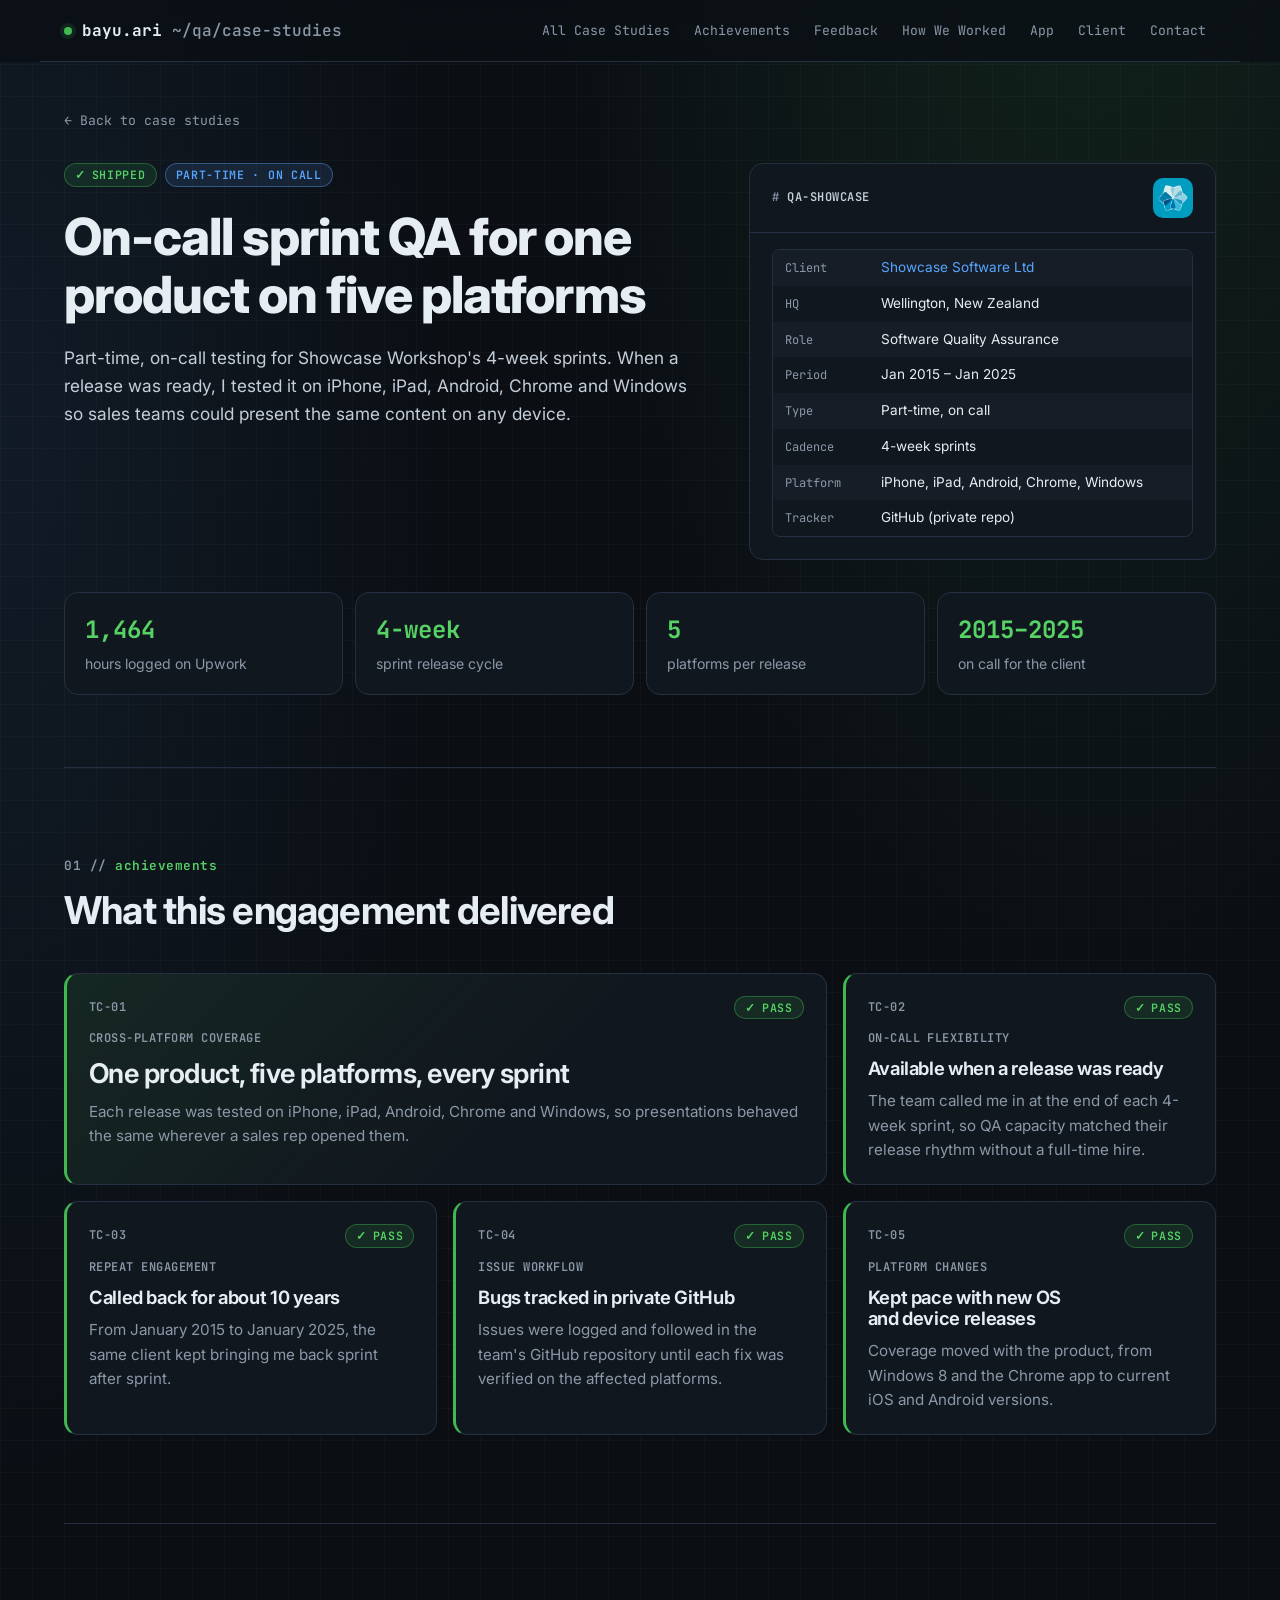
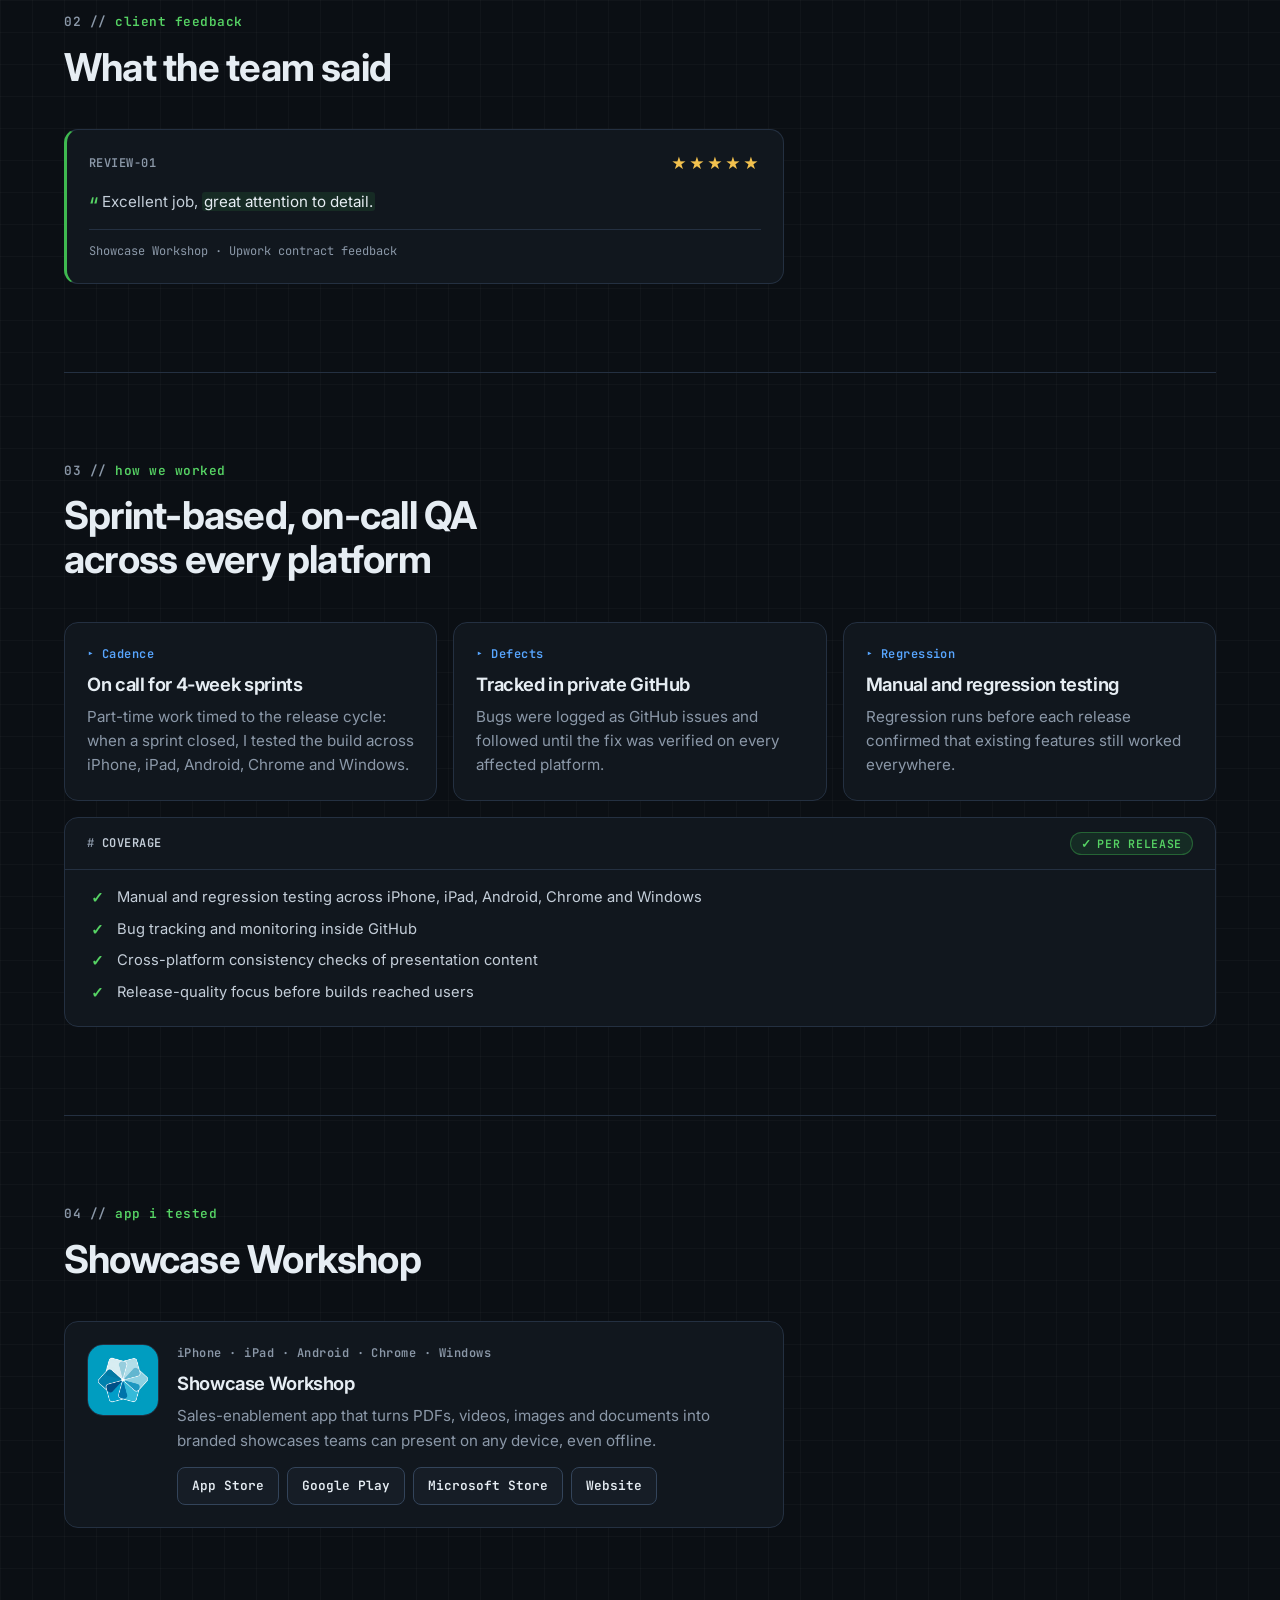
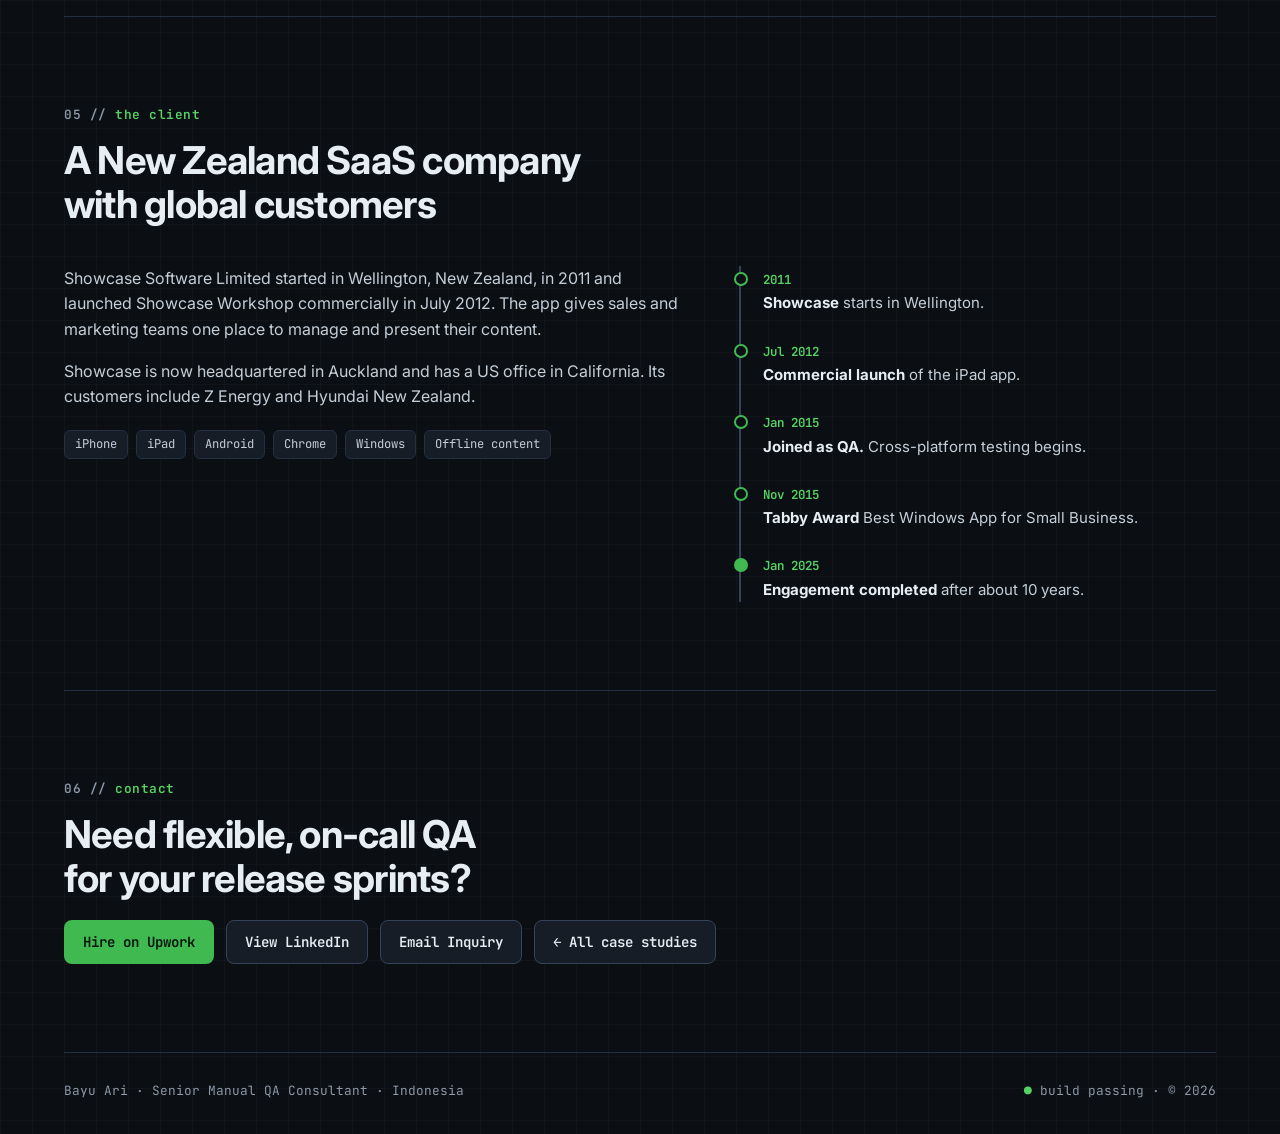
<file: case-studies/showcase-workshop.html>
<!DOCTYPE html>
<html lang="en">
<head>
  <meta charset="UTF-8">
  <meta name="viewport" content="width=device-width, initial-scale=1.0">
  <meta
    name="description"
    content="Case study: part-time, on-call QA for Showcase Workshop's 4-week sprints, testing the New Zealand sales presentation app on iPhone, iPad, Android, Chrome and Windows."
  >
  <meta name="theme-color" content="#0b0f14">
  <title>Showcase Workshop Case Study | Bayu Ari</title>
  <link rel="preconnect" href="https://fonts.googleapis.com">
  <link rel="preconnect" href="https://fonts.gstatic.com" crossorigin>
  <link
    href="https://fonts.googleapis.com/css2?family=Inter:wght@400;500;600;700;800&family=JetBrains+Mono:wght@400;500;600;700&display=swap"
    rel="stylesheet"
  >
  <script src="../config.js"></script>
  <link rel="stylesheet" href="../styles.css">
</head>
<body>
  <div class="page-shell">
    <header class="site-header">
      <a class="brand" href="../index.html"><span class="brand-dot" aria-hidden="true"></span>bayu.ari<span class="brand-path">~/qa/case-studies</span></a>
      <nav class="site-nav" aria-label="Primary">
        <a href="../index.html#case-studies">All Case Studies</a>
        <a href="#achievements">Achievements</a>
        <a href="#feedback">Feedback</a>
        <a href="#role">How We Worked</a>
        <a href="#apps">App</a>
        <a href="#client">Client</a>
        <a href="#contact">Contact</a>
      </nav>
    </header>

    <main id="top" class="case-page">
      <section class="cs-hero">
        <a class="cs-back" href="../index.html#case-studies">← Back to case studies</a>
        <div class="cs-hero-grid">
          <div class="cs-hero-copy">
            <div class="chip-row">
              <span class="chip chip-pass">Shipped</span>
              <span class="chip chip-info">Part-time · On call</span>
            </div>
            <h1>On-call sprint QA for one product on five platforms</h1>
            <p class="cs-lede">
              Part-time, on-call testing for Showcase Workshop's 4-week sprints. When a release was ready, I tested it on iPhone, iPad, Android, Chrome and Windows so sales teams could present the same content on any device.
            </p>
          </div>
          <article class="report cs-summary">
            <div class="report-head">
              <span class="case-id">QA-SHOWCASE</span>
              <img class="cs-summary-logo" src="../assets/images/clients/showcase-workshop.jpg" alt="Showcase Workshop app icon" width="40" height="40">
            </div>
            <dl class="report-fields">
              <div><dt>Client</dt><dd><a class="cs-link" href="https://www.showcaseworkshop.com" target="_blank" rel="noreferrer">Showcase Software Ltd</a></dd></div>
              <div><dt>HQ</dt><dd>Wellington, New Zealand</dd></div>
              <div><dt>Role</dt><dd>Software Quality Assurance</dd></div>
              <div><dt>Period</dt><dd>Jan 2015 – Jan 2025</dd></div>
              <div><dt>Type</dt><dd>Part-time, on call</dd></div>
              <div><dt>Cadence</dt><dd>4-week sprints</dd></div>
              <div><dt>Platform</dt><dd>iPhone, iPad, Android, Chrome, Windows</dd></div>
              <div><dt>Tracker</dt><dd>GitHub (private repo)</dd></div>
            </dl>
          </article>
        </div>
        <ul class="cs-stats" aria-label="Engagement highlights">
          <li><strong>1,464</strong><span>hours logged on Upwork</span></li>
          <li><strong>4-week</strong><span>sprint release cycle</span></li>
          <li><strong>5</strong><span>platforms per release</span></li>
          <li><strong>2015–2025</strong><span>on call for the client</span></li>
        </ul>
      </section>

      <section id="achievements" class="section reveal">
        <div class="section-heading">
          <p class="eyebrow">Achievements</p>
          <h2>What this engagement delivered</h2>
        </div>
        <div class="achievement-grid">
          <article class="test-case achievement-card achievement-card-featured">
            <div class="test-case-head">
              <span class="case-id">TC-01</span>
              <span class="chip chip-pass">Pass</span>
            </div>
            <p class="proof-label">Cross-Platform Coverage</p>
            <h3>One product, five platforms, every sprint</h3>
            <p>Each release was tested on iPhone, iPad, Android, Chrome and Windows, so presentations behaved the same wherever a sales rep opened them.</p>
          </article>
          <article class="test-case achievement-card">
            <div class="test-case-head">
              <span class="case-id">TC-02</span>
              <span class="chip chip-pass">Pass</span>
            </div>
            <p class="proof-label">On-Call Flexibility</p>
            <h3>Available when a release was ready</h3>
            <p>The team called me in at the end of each 4-week sprint, so QA capacity matched their release rhythm without a full-time hire.</p>
          </article>
          <article class="test-case achievement-card">
            <div class="test-case-head">
              <span class="case-id">TC-03</span>
              <span class="chip chip-pass">Pass</span>
            </div>
            <p class="proof-label">Repeat Engagement</p>
            <h3>Called back for about 10 years</h3>
            <p>From January 2015 to January 2025, the same client kept bringing me back sprint after sprint.</p>
          </article>
          <article class="test-case achievement-card">
            <div class="test-case-head">
              <span class="case-id">TC-04</span>
              <span class="chip chip-pass">Pass</span>
            </div>
            <p class="proof-label">Issue Workflow</p>
            <h3>Bugs tracked in private GitHub</h3>
            <p>Issues were logged and followed in the team's GitHub repository until each fix was verified on the affected platforms.</p>
          </article>
          <article class="test-case achievement-card">
            <div class="test-case-head">
              <span class="case-id">TC-05</span>
              <span class="chip chip-pass">Pass</span>
            </div>
            <p class="proof-label">Platform Changes</p>
            <h3>Kept pace with new OS and device releases</h3>
            <p>Coverage moved with the product, from Windows 8 and the Chrome app to current iOS and Android versions.</p>
          </article>
        </div>
      </section>

      <section id="feedback" class="section reveal">
        <div class="section-heading">
          <p class="eyebrow">Client Feedback</p>
          <h2>What the team said</h2>
        </div>
        <div class="testimonial-grid testimonial-grid-single">
          <figure class="testimonial">
            <div class="testimonial-head">
              <span class="case-id">REVIEW-01</span>
              <span class="stars" role="img" aria-label="5 out of 5 stars">★★★★★</span>
            </div>
            <blockquote>
              <p>Excellent job, <mark>great attention to detail.</mark></p>
            </blockquote>
            <figcaption>Showcase Workshop · Upwork contract feedback</figcaption>
          </figure>
        </div>
      </section>

      <section id="role" class="section reveal">
        <div class="section-heading">
          <p class="eyebrow">How We Worked</p>
          <h2>Sprint-based, on-call QA across every platform</h2>
        </div>
        <div class="card-grid">
          <article class="service-card">
            <p class="suite-label">Cadence</p>
            <h3>On call for 4-week sprints</h3>
            <p>Part-time work timed to the release cycle: when a sprint closed, I tested the build across iPhone, iPad, Android, Chrome and Windows.</p>
          </article>
          <article class="service-card">
            <p class="suite-label">Defects</p>
            <h3>Tracked in private GitHub</h3>
            <p>Bugs were logged as GitHub issues and followed until the fix was verified on every affected platform.</p>
          </article>
          <article class="service-card">
            <p class="suite-label">Regression</p>
            <h3>Manual and regression testing</h3>
            <p>Regression runs before each release confirmed that existing features still worked everywhere.</p>
          </article>
        </div>
        <article class="report cs-coverage">
          <div class="report-head">
            <span class="case-id">COVERAGE</span>
            <span class="chip chip-pass">Per release</span>
          </div>
          <ol class="case-points">
            <li>Manual and regression testing across iPhone, iPad, Android, Chrome and Windows</li>
            <li>Bug tracking and monitoring inside GitHub</li>
            <li>Cross-platform consistency checks of presentation content</li>
            <li>Release-quality focus before builds reached users</li>
          </ol>
        </article>
      </section>

      <section id="apps" class="section reveal">
        <div class="section-heading">
          <p class="eyebrow">App I Tested</p>
          <h2>Showcase Workshop</h2>
        </div>
        <div class="app-grid app-grid-single">
          <article class="app-tile">
            <img class="app-icon" src="../assets/images/clients/showcase-workshop.jpg" alt="Showcase Workshop app icon" width="72" height="72" loading="lazy">
            <div class="app-body">
              <p class="case-id">iPhone · iPad · Android · Chrome · Windows</p>
              <h3>Showcase Workshop</h3>
              <p>Sales-enablement app that turns PDFs, videos, images and documents into branded showcases teams can present on any device, even offline.</p>
              <div class="app-links">
                <a class="button button-secondary" href="https://apps.apple.com/us/app/showcase-workshop/id460799429" target="_blank" rel="noreferrer">App Store</a>
                <a class="button button-secondary" href="https://play.google.com/store/apps/details?id=showcase.android" target="_blank" rel="noreferrer">Google Play</a>
                <a class="button button-secondary" href="https://apps.microsoft.com/detail/9njqkn3v5q36" target="_blank" rel="noreferrer">Microsoft Store</a>
                <a class="button button-secondary" href="https://www.showcaseworkshop.com" target="_blank" rel="noreferrer">Website</a>
              </div>
            </div>
          </article>
        </div>
      </section>

      <section id="client" class="section reveal">
        <div class="section-heading">
          <p class="eyebrow">The Client</p>
          <h2>A New Zealand SaaS company with global customers</h2>
        </div>
        <div class="cs-two-col">
          <div class="cs-prose">
            <p>
              Showcase Software Limited started in Wellington, New Zealand, in 2011 and launched Showcase Workshop commercially in July 2012. The app gives sales and marketing teams one place to manage and present their content.
            </p>
            <p>
              Showcase is now headquartered in Auckland and has a US office in California. Its customers include Z Energy and Hyundai New Zealand.
            </p>
            <div class="case-signals" aria-label="Tech and platforms">
              <span>iPhone</span>
              <span>iPad</span>
              <span>Android</span>
              <span>Chrome</span>
              <span>Windows</span>
              <span>Offline content</span>
            </div>
          </div>
          <ol class="timeline" aria-label="Milestones">
            <li>
              <span class="timeline-date">2011</span>
              <p><strong>Showcase</strong> starts in Wellington.</p>
            </li>
            <li>
              <span class="timeline-date">Jul 2012</span>
              <p><strong>Commercial launch</strong> of the iPad app.</p>
            </li>
            <li>
              <span class="timeline-date">Jan 2015</span>
              <p><strong>Joined as QA.</strong> Cross-platform testing begins.</p>
            </li>
            <li>
              <span class="timeline-date">Nov 2015</span>
              <p><strong>Tabby Award</strong> Best Windows App for Small Business.</p>
            </li>
            <li class="timeline-end">
              <span class="timeline-date">Jan 2025</span>
              <p><strong>Engagement completed</strong> after about 10 years.</p>
            </li>
          </ol>
        </div>
      </section>

      <section id="contact" class="section cs-cta reveal">
        <div class="section-heading">
          <p class="eyebrow">Contact</p>
          <h2>Need flexible, on-call QA for your release sprints?</h2>
        </div>
        <div class="contact-actions">
          <a class="button button-primary" href="https://www.upwork.com/freelancers/~0150bbcc316b3fb998" target="_blank" rel="noreferrer">Hire on Upwork</a>
          <a class="button button-secondary" href="https://www.linkedin.com/in/bayuari/" target="_blank" rel="noreferrer">View LinkedIn</a>
          <a class="button button-secondary" href="mailto:sticker_inc@yahoo.com?subject=QA%20Inquiry" data-email="sticker_inc@yahoo.com" title="sticker_inc@yahoo.com">Email Inquiry</a>
          <a class="button button-secondary" href="../index.html#case-studies">← All case studies</a>
        </div>
        <div class="email-options" data-email-options hidden>
          <span>Write in:</span>
          <a href="https://mail.google.com/mail/?view=cm&amp;fs=1&amp;to=sticker_inc@yahoo.com&amp;su=QA%20Inquiry" target="_blank" rel="noreferrer">Gmail</a>
          <a href="https://outlook.live.com/mail/0/deeplink/compose?to=sticker_inc@yahoo.com&amp;subject=QA%20Inquiry" target="_blank" rel="noreferrer">Outlook</a>
          <a href="https://compose.mail.yahoo.com/?to=sticker_inc@yahoo.com&amp;subject=QA%20Inquiry" target="_blank" rel="noreferrer">Yahoo</a>
          <a href="mailto:sticker_inc@yahoo.com?subject=QA%20Inquiry">Mail app</a>
        </div>
      </section>
    </main>

    <footer class="site-footer">
      <p>Bayu Ari · Senior Manual QA Consultant · Indonesia</p>
      <p><span class="pass-text">●</span> build passing · © <span id="year"></span></p>
    </footer>
  </div>

  <script src="../script.js"></script>
</body>
</html>
</file>
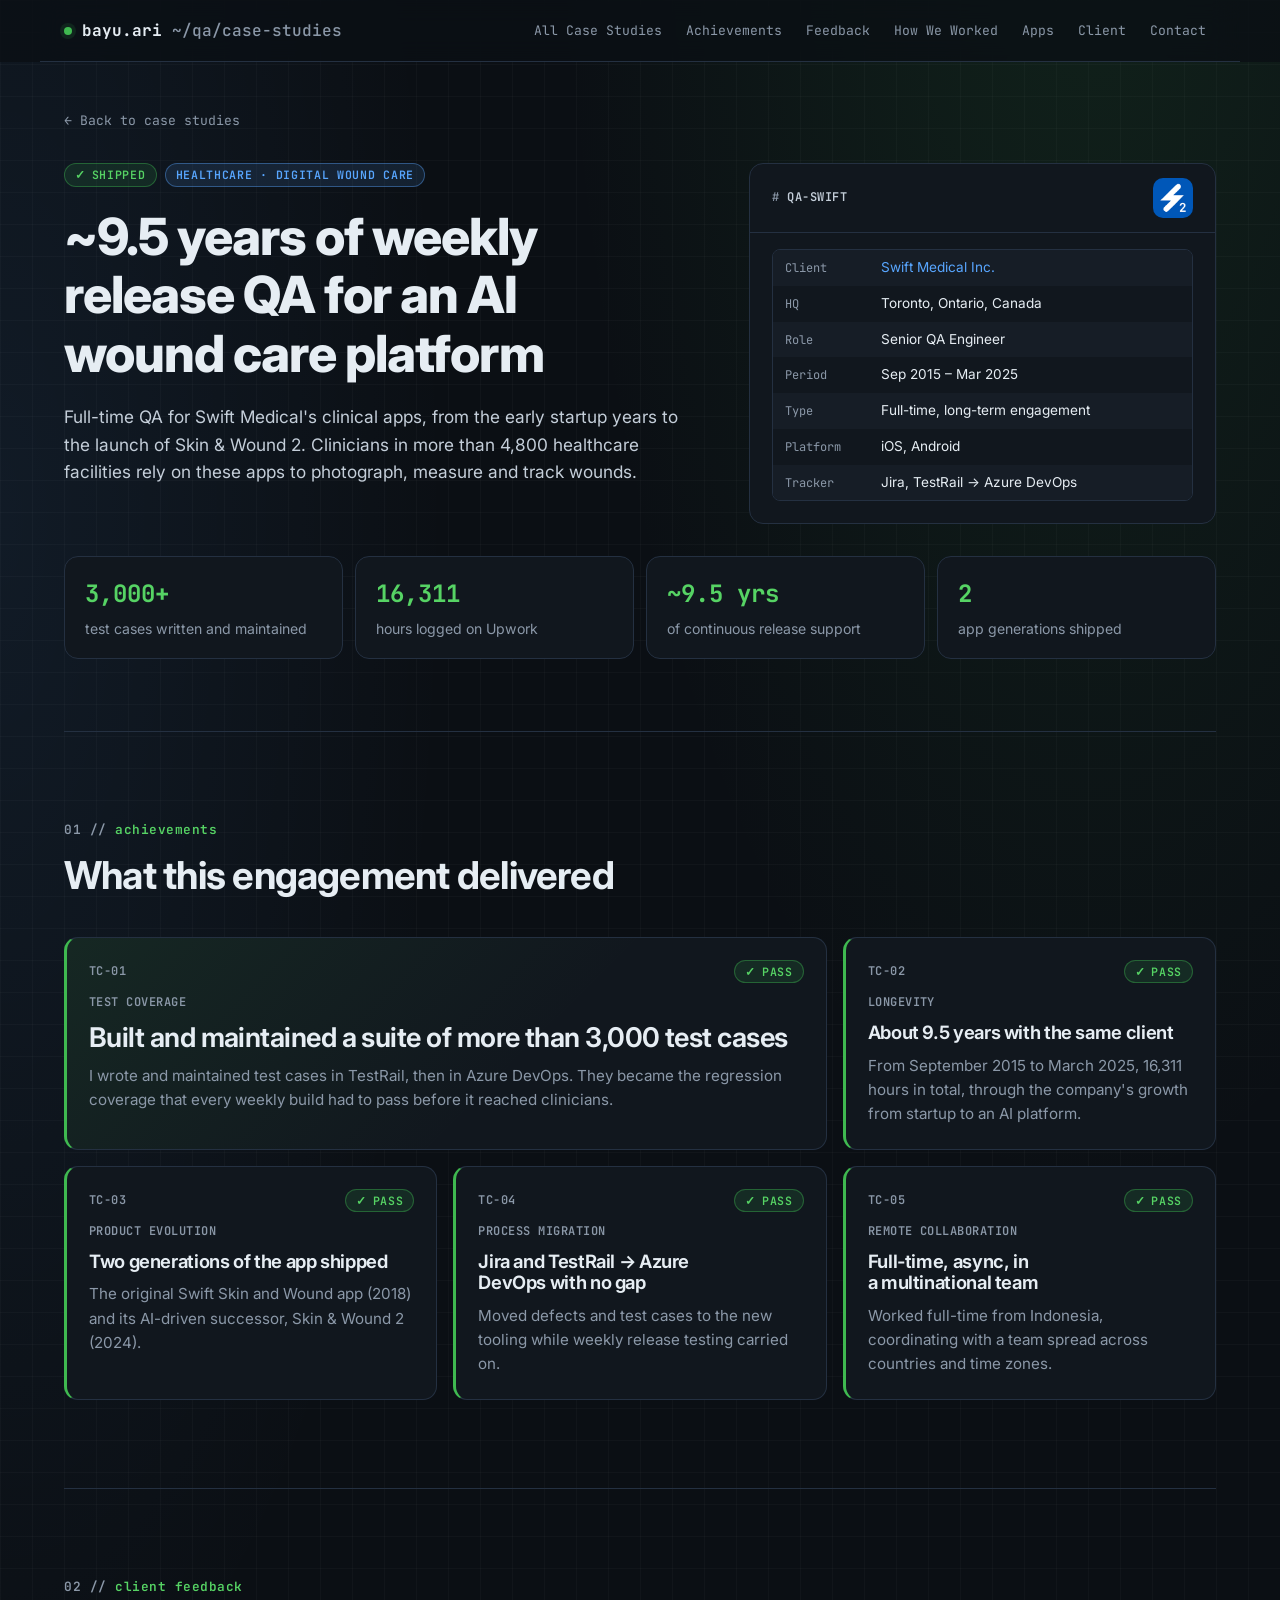
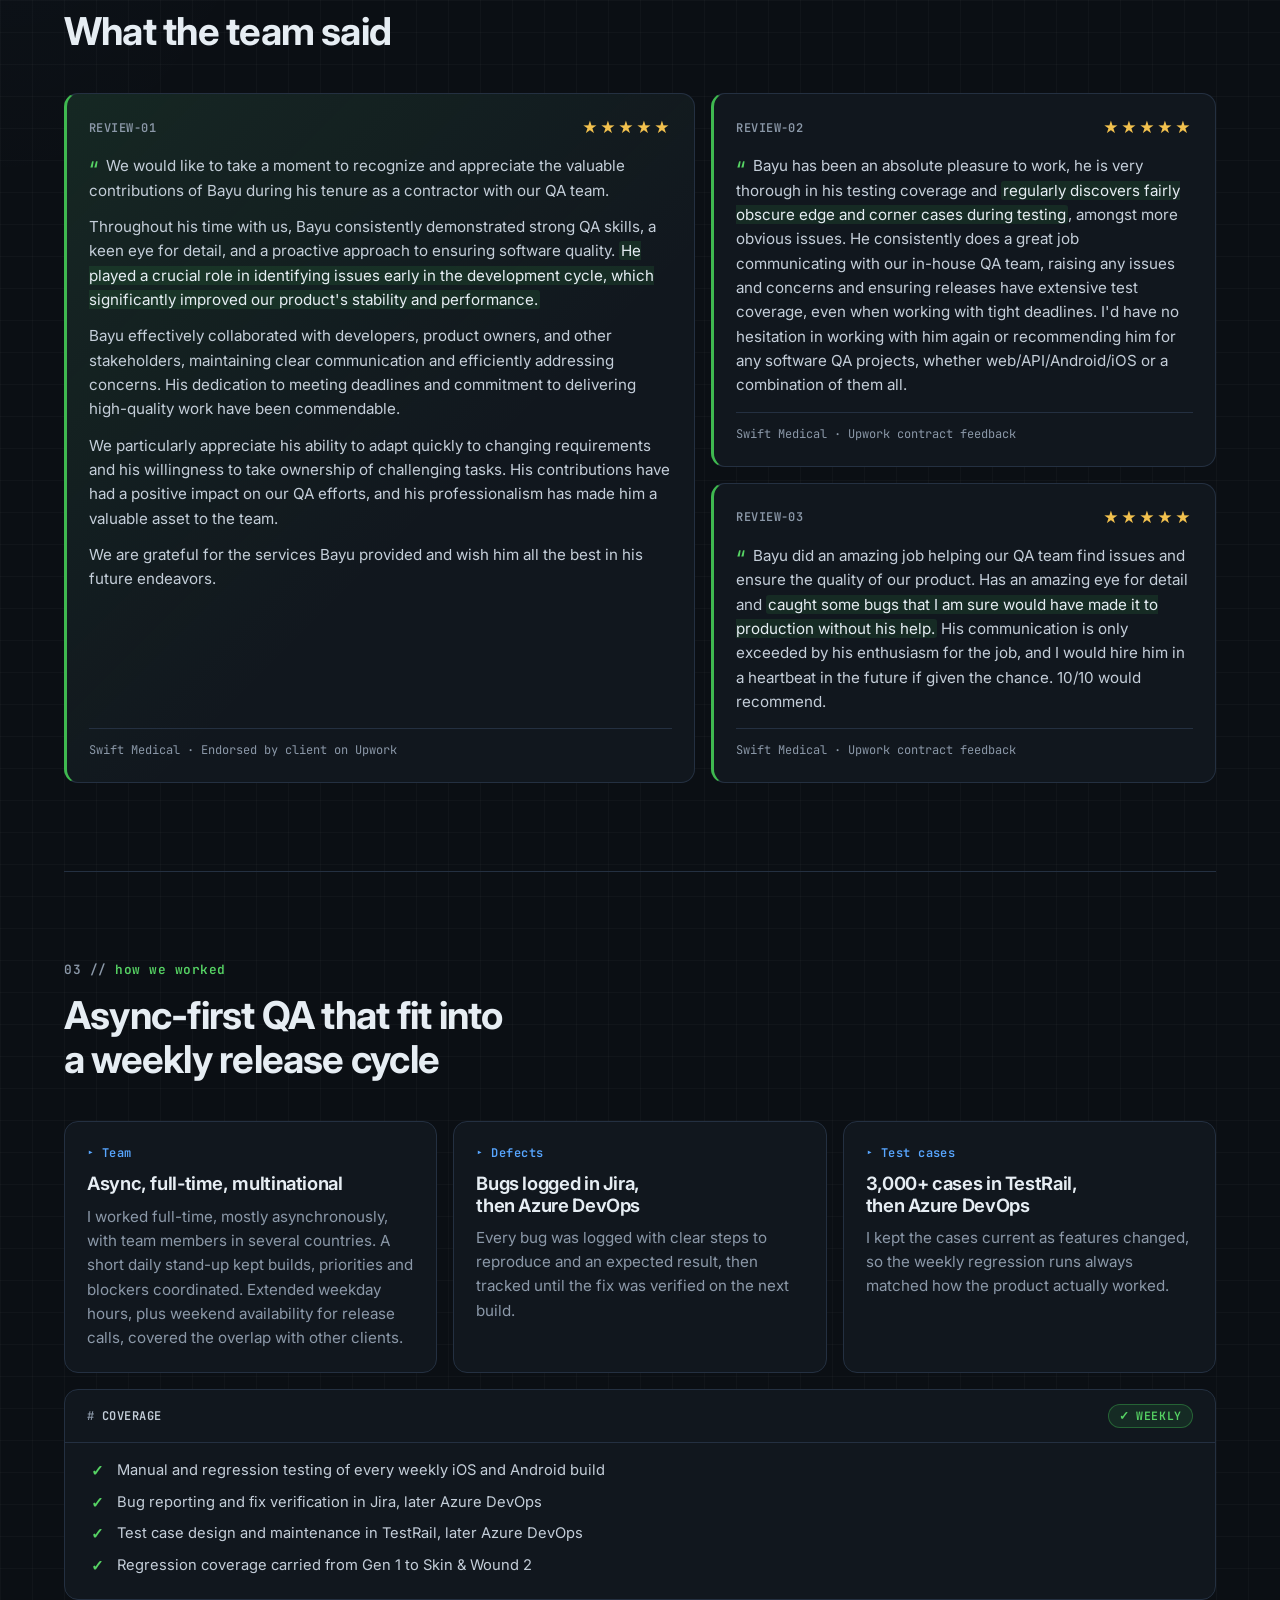
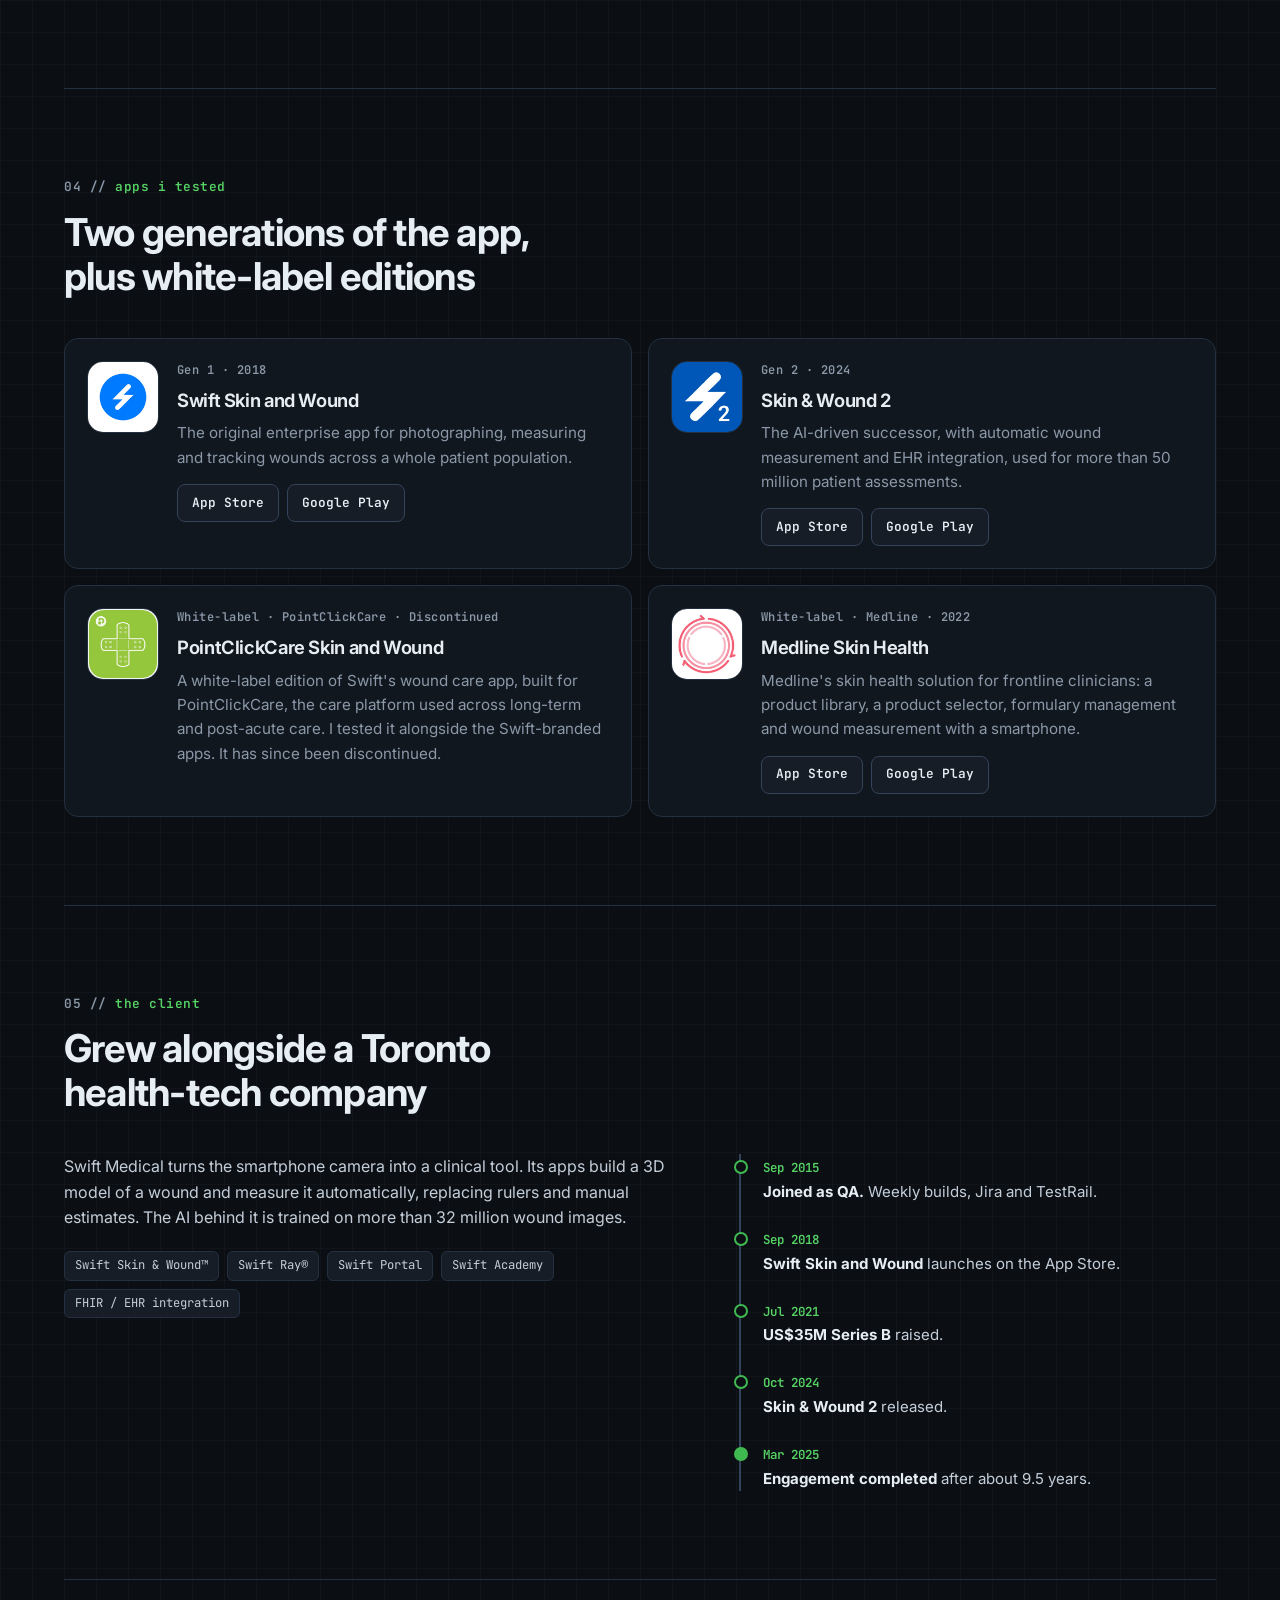
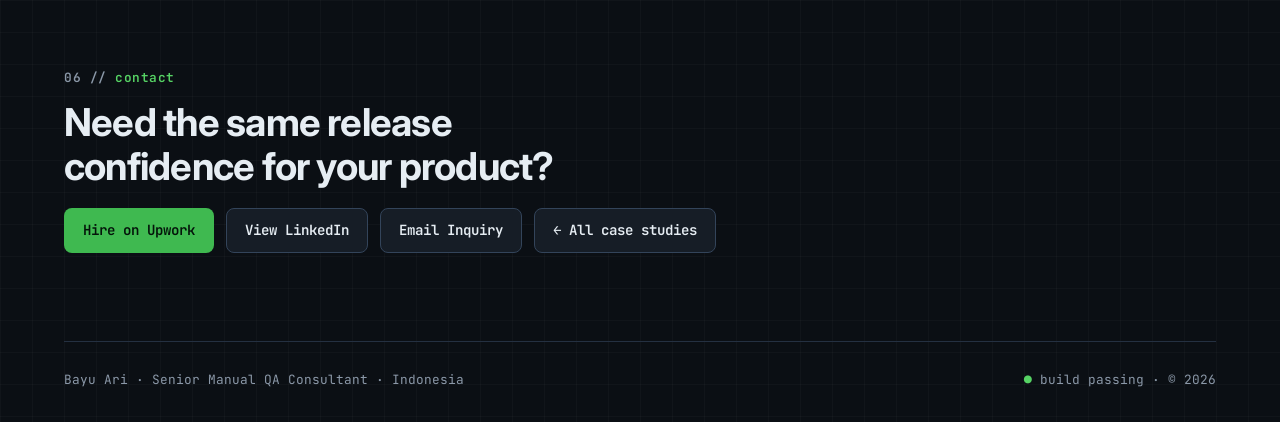
<file: case-studies/swift-medical.html>
<!DOCTYPE html>
<html lang="en">
<head>
  <meta charset="UTF-8">
  <meta name="viewport" content="width=device-width, initial-scale=1.0">
  <meta
    name="description"
    content="Case study: about 9.5 years and 3,000+ test cases of weekly release QA for Swift Medical's AI-powered digital wound care apps, Swift Skin and Wound and Skin & Wound 2."
  >
  <meta name="theme-color" content="#0b0f14">
  <title>Swift Medical Case Study | Bayu Ari</title>
  <link rel="preconnect" href="https://fonts.googleapis.com">
  <link rel="preconnect" href="https://fonts.gstatic.com" crossorigin>
  <link
    href="https://fonts.googleapis.com/css2?family=Inter:wght@400;500;600;700;800&family=JetBrains+Mono:wght@400;500;600;700&display=swap"
    rel="stylesheet"
  >
  <script src="../config.js"></script>
  <link rel="stylesheet" href="../styles.css">
</head>
<body>
  <div class="page-shell">
    <header class="site-header">
      <a class="brand" href="../index.html"><span class="brand-dot" aria-hidden="true"></span>bayu.ari<span class="brand-path">~/qa/case-studies</span></a>
      <nav class="site-nav" aria-label="Primary">
        <a href="../index.html#case-studies">All Case Studies</a>
        <a href="#achievements">Achievements</a>
        <a href="#feedback">Feedback</a>
        <a href="#role">How We Worked</a>
        <a href="#apps">Apps</a>
        <a href="#client">Client</a>
        <a href="#contact">Contact</a>
      </nav>
    </header>

    <main id="top" class="case-page">
      <section class="cs-hero">
        <a class="cs-back" href="../index.html#case-studies">← Back to case studies</a>
        <div class="cs-hero-grid">
          <div class="cs-hero-copy">
            <div class="chip-row">
              <span class="chip chip-pass">Shipped</span>
              <span class="chip chip-info">Healthcare · Digital wound care</span>
            </div>
            <h1>~9.5 years of weekly release QA for an AI wound care platform</h1>
            <p class="cs-lede">
              Full-time QA for Swift Medical's clinical apps, from the early startup years to the launch of
              Skin &amp; Wound 2. Clinicians in more than 4,800 healthcare facilities rely on these apps to
              photograph, measure and track wounds.
            </p>
          </div>
          <article class="report cs-summary">
            <div class="report-head">
              <span class="case-id">QA-SWIFT</span>
              <img class="cs-summary-logo" src="../assets/images/clients/swift-skin-wound-2.jpg" alt="Skin &amp; Wound 2 app icon" width="40" height="40">
            </div>
            <dl class="report-fields">
              <div><dt>Client</dt><dd><a class="cs-link" href="https://swiftmedical.com/" target="_blank" rel="noreferrer">Swift Medical Inc.</a></dd></div>
              <div><dt>HQ</dt><dd>Toronto, Ontario, Canada</dd></div>
              <div><dt>Role</dt><dd>Senior QA Engineer</dd></div>
              <div><dt>Period</dt><dd>Sep 2015 – Mar 2025</dd></div>
              <div><dt>Type</dt><dd>Full-time, long-term engagement</dd></div>
              <div><dt>Platform</dt><dd>iOS, Android</dd></div>
              <div><dt>Tracker</dt><dd>Jira, TestRail → Azure DevOps</dd></div>
            </dl>
          </article>
        </div>
        <ul class="cs-stats" aria-label="Engagement highlights">
          <li><strong>3,000+</strong><span>test cases written and maintained</span></li>
          <li><strong>16,311</strong><span>hours logged on Upwork</span></li>
          <li><strong>~9.5 yrs</strong><span>of continuous release support</span></li>
          <li><strong>2</strong><span>app generations shipped</span></li>
        </ul>
      </section>

      <section id="achievements" class="section reveal">
        <div class="section-heading">
          <p class="eyebrow">Achievements</p>
          <h2>What this engagement delivered</h2>
        </div>
        <div class="achievement-grid">
          <article class="test-case achievement-card achievement-card-featured">
            <div class="test-case-head">
              <span class="case-id">TC-01</span>
              <span class="chip chip-pass">Pass</span>
            </div>
            <p class="proof-label">Test Coverage</p>
            <h3>Built and maintained a suite of more than 3,000 test cases</h3>
            <p>
              I wrote and maintained test cases in TestRail, then in Azure DevOps. They became the regression
              coverage that every weekly build had to pass before it reached clinicians.
            </p>
          </article>
          <article class="test-case achievement-card">
            <div class="test-case-head">
              <span class="case-id">TC-02</span>
              <span class="chip chip-pass">Pass</span>
            </div>
            <p class="proof-label">Longevity</p>
            <h3>About 9.5 years with the same client</h3>
            <p>From September 2015 to March 2025, 16,311 hours in total, through the company's growth from startup to an AI platform.</p>
          </article>
          <article class="test-case achievement-card">
            <div class="test-case-head">
              <span class="case-id">TC-03</span>
              <span class="chip chip-pass">Pass</span>
            </div>
            <p class="proof-label">Product Evolution</p>
            <h3>Two generations of the app shipped</h3>
            <p>The original Swift Skin and Wound app (2018) and its AI-driven successor, Skin &amp; Wound 2 (2024).</p>
          </article>
          <article class="test-case achievement-card">
            <div class="test-case-head">
              <span class="case-id">TC-04</span>
              <span class="chip chip-pass">Pass</span>
            </div>
            <p class="proof-label">Process Migration</p>
            <h3>Jira and TestRail → Azure DevOps with no gap</h3>
            <p>Moved defects and test cases to the new tooling while weekly release testing carried on.</p>
          </article>
          <article class="test-case achievement-card">
            <div class="test-case-head">
              <span class="case-id">TC-05</span>
              <span class="chip chip-pass">Pass</span>
            </div>
            <p class="proof-label">Remote Collaboration</p>
            <h3>Full-time, async, in a multinational team</h3>
            <p>Worked full-time from Indonesia, coordinating with a team spread across countries and time zones.</p>
          </article>
        </div>
      </section>

      <section id="feedback" class="section reveal">
        <div class="section-heading">
          <p class="eyebrow">Client Feedback</p>
          <h2>What the team said</h2>
        </div>
        <div class="testimonial-grid">
          <figure class="testimonial testimonial-featured">
            <div class="testimonial-head">
              <span class="case-id">REVIEW-01</span>
              <span class="stars" role="img" aria-label="5 out of 5 stars">★★★★★</span>
            </div>
            <blockquote>
              <p>
                We would like to take a moment to recognize and appreciate the valuable contributions of Bayu during
                his tenure as a contractor with our QA team.
              </p>
              <p>
                Throughout his time with us, Bayu consistently demonstrated strong QA skills, a keen eye for detail,
                and a proactive approach to ensuring software quality. <mark>He played a crucial role in identifying
                issues early in the development cycle, which significantly improved our product's stability and
                performance.</mark>
              </p>
              <p>
                Bayu effectively collaborated with developers, product owners, and other stakeholders, maintaining
                clear communication and efficiently addressing concerns. His dedication to meeting deadlines and
                commitment to delivering high-quality work have been commendable.
              </p>
              <p>
                We particularly appreciate his ability to adapt quickly to changing requirements and his willingness
                to take ownership of challenging tasks. His contributions have had a positive impact on our QA
                efforts, and his professionalism has made him a valuable asset to the team.
              </p>
              <p>We are grateful for the services Bayu provided and wish him all the best in his future endeavors.</p>
            </blockquote>
            <figcaption>Swift Medical · Endorsed by client on Upwork</figcaption>
          </figure>
          <figure class="testimonial">
            <div class="testimonial-head">
              <span class="case-id">REVIEW-02</span>
              <span class="stars" role="img" aria-label="5 out of 5 stars">★★★★★</span>
            </div>
            <blockquote>
              <p>
                Bayu has been an absolute pleasure to work, he is very thorough in his testing coverage and
                <mark>regularly discovers fairly obscure edge and corner cases during testing</mark>, amongst more
                obvious issues. He consistently does a great job communicating with our in-house QA team, raising
                any issues and concerns and ensuring releases have extensive test coverage, even when working with
                tight deadlines. I'd have no hesitation in working with him again or recommending him for any
                software QA projects, whether web/API/Android/iOS or a combination of them all.
              </p>
            </blockquote>
            <figcaption>Swift Medical · Upwork contract feedback</figcaption>
          </figure>
          <figure class="testimonial">
            <div class="testimonial-head">
              <span class="case-id">REVIEW-03</span>
              <span class="stars" role="img" aria-label="5 out of 5 stars">★★★★★</span>
            </div>
            <blockquote>
              <p>
                Bayu did an amazing job helping our QA team find issues and ensure the quality of our product.
                Has an amazing eye for detail and <mark>caught some bugs that I am sure would have made it to
                production without his help.</mark> His communication is only exceeded by his enthusiasm for the
                job, and I would hire him in a heartbeat in the future if given the chance. 10/10 would recommend.
              </p>
            </blockquote>
            <figcaption>Swift Medical · Upwork contract feedback</figcaption>
          </figure>
        </div>
      </section>

      <section id="role" class="section reveal">
        <div class="section-heading">
          <p class="eyebrow">How We Worked</p>
          <h2>Async-first QA that fit into a weekly release cycle</h2>
        </div>
        <div class="card-grid">
          <article class="service-card">
            <p class="suite-label">Team</p>
            <h3>Async, full-time, multinational</h3>
            <p>
              I worked full-time, mostly asynchronously, with team members in several countries.
              A short daily stand-up kept builds, priorities and blockers coordinated. Extended weekday hours, plus weekend availability for release calls, covered the overlap with other clients.
            </p>
          </article>
          <article class="service-card">
            <p class="suite-label">Defects</p>
            <h3>Bugs logged in Jira, then Azure DevOps</h3>
            <p>
              Every bug was logged with clear steps to reproduce and an expected result, then tracked until the
              fix was verified on the next build.
            </p>
          </article>
          <article class="service-card">
            <p class="suite-label">Test cases</p>
            <h3>3,000+ cases in TestRail, then Azure DevOps</h3>
            <p>
              I kept the cases current as features changed, so the weekly regression runs always matched how the
              product actually worked.
            </p>
          </article>
        </div>
        <article class="report cs-coverage">
          <div class="report-head">
            <span class="case-id">COVERAGE</span>
            <span class="chip chip-pass">Weekly</span>
          </div>
          <ol class="case-points">
            <li>Manual and regression testing of every weekly iOS and Android build</li>
            <li>Bug reporting and fix verification in Jira, later Azure DevOps</li>
            <li>Test case design and maintenance in TestRail, later Azure DevOps</li>
            <li>Regression coverage carried from Gen 1 to Skin &amp; Wound 2</li>
          </ol>
        </article>
      </section>

      <section id="apps" class="section reveal">
        <div class="section-heading">
          <p class="eyebrow">Apps I Tested</p>
          <h2>Two generations of the app, plus white-label editions</h2>
        </div>
        <div class="app-grid">
          <article class="app-tile">
            <img class="app-icon" src="../assets/images/clients/swift-skin-wound.jpg" alt="Swift Skin and Wound app icon" width="72" height="72" loading="lazy">
            <div class="app-body">
              <p class="case-id">Gen 1 · 2018</p>
              <h3>Swift Skin and Wound</h3>
              <p>The original enterprise app for photographing, measuring and tracking wounds across a whole patient population.</p>
              <div class="app-links">
                <a class="button button-secondary" href="https://apps.apple.com/us/app/id1410310051" target="_blank" rel="noreferrer">App Store</a>
                <a class="button button-secondary" href="https://play.google.com/store/apps/details?id=io.swiftmedical.android.swiftapp" target="_blank" rel="noreferrer">Google Play</a>
              </div>
            </div>
          </article>
          <article class="app-tile">
            <img class="app-icon" src="../assets/images/clients/swift-skin-wound-2.jpg" alt="Skin &amp; Wound 2 app icon" width="72" height="72" loading="lazy">
            <div class="app-body">
              <p class="case-id">Gen 2 · 2024</p>
              <h3>Skin &amp; Wound 2</h3>
              <p>The AI-driven successor, with automatic wound measurement and EHR integration, used for more than 50 million patient assessments.</p>
              <div class="app-links">
                <a class="button button-secondary" href="https://apps.apple.com/us/app/id6472727985" target="_blank" rel="noreferrer">App Store</a>
                <a class="button button-secondary" href="https://play.google.com/store/apps/details?id=com.swiftmedical.apollo" target="_blank" rel="noreferrer">Google Play</a>
              </div>
            </div>
          </article>
          <article class="app-tile">
            <img class="app-icon" src="../assets/images/clients/pointclickcare-skin-wound.jpg" alt="PointClickCare Skin and Wound app icon" width="72" height="72" loading="lazy">
            <div class="app-body">
              <p class="case-id">White-label · PointClickCare · Discontinued</p>
              <h3>PointClickCare Skin and Wound</h3>
              <p>
                A white-label edition of Swift's wound care app, built for PointClickCare, the care platform used
                across long-term and post-acute care. I tested it alongside the Swift-branded apps. It has since been discontinued.
              </p>
            </div>
          </article>
          <article class="app-tile">
            <img class="app-icon" src="../assets/images/clients/medline-skin-health.jpg" alt="Medline Skin Health app icon" width="72" height="72" loading="lazy">
            <div class="app-body">
              <p class="case-id">White-label · Medline · 2022</p>
              <h3>Medline Skin Health</h3>
              <p>
                Medline's skin health solution for frontline clinicians: a product library, a product selector,
                formulary management and wound measurement with a smartphone.
              </p>
              <div class="app-links">
                <a class="button button-secondary" href="https://apps.apple.com/us/app/medline-skin-health/id1583099820" target="_blank" rel="noreferrer">App Store</a>
                <a class="button button-secondary" href="https://play.google.com/store/apps/details?id=com.medline.medlinesh" target="_blank" rel="noreferrer">Google Play</a>
              </div>
            </div>
          </article>
        </div>
      </section>

      <section id="client" class="section reveal">
        <div class="section-heading">
          <p class="eyebrow">The Client</p>
          <h2>Grew alongside a Toronto health-tech company</h2>
        </div>
        <div class="cs-two-col">
          <div class="cs-prose">
            <p>
              Swift Medical turns the smartphone camera into a clinical tool. Its apps build a 3D model of a
              wound and measure it automatically, replacing rulers and manual estimates. The AI behind it is
              trained on more than 32 million wound images.
            </p>
            <div class="case-signals" aria-label="Product family">
              <span>Swift Skin &amp; Wound™</span>
              <span>Swift Ray®</span>
              <span>Swift Portal</span>
              <span>Swift Academy</span>
              <span>FHIR / EHR integration</span>
            </div>
          </div>
          <ol class="timeline" aria-label="Milestones during the engagement">
            <li>
              <span class="timeline-date">Sep 2015</span>
              <p><strong>Joined as QA.</strong> Weekly builds, Jira and TestRail.</p>
            </li>
            <li>
              <span class="timeline-date">Sep 2018</span>
              <p><strong>Swift Skin and Wound</strong> launches on the App Store.</p>
            </li>
            <li>
              <span class="timeline-date">Jul 2021</span>
              <p><strong>US$35M Series B</strong> raised.</p>
            </li>
            <li>
              <span class="timeline-date">Oct 2024</span>
              <p><strong>Skin &amp; Wound 2</strong> released.</p>
            </li>
            <li class="timeline-end">
              <span class="timeline-date">Mar 2025</span>
              <p><strong>Engagement completed</strong> after about 9.5 years.</p>
            </li>
          </ol>
        </div>
      </section>

      <section id="contact" class="section cs-cta reveal">
        <div class="section-heading">
          <p class="eyebrow">Contact</p>
          <h2>Need the same release confidence for your product?</h2>
        </div>
        <div class="contact-actions">
          <a class="button button-primary" href="https://www.upwork.com/freelancers/~0150bbcc316b3fb998" target="_blank" rel="noreferrer">Hire on Upwork</a>
          <a class="button button-secondary" href="https://www.linkedin.com/in/bayuari/" target="_blank" rel="noreferrer">View LinkedIn</a>
          <a class="button button-secondary" href="mailto:sticker_inc@yahoo.com?subject=QA%20Inquiry" data-email="sticker_inc@yahoo.com" title="sticker_inc@yahoo.com">Email Inquiry</a>
          <a class="button button-secondary" href="../index.html#case-studies">← All case studies</a>
        </div>
        <div class="email-options" data-email-options hidden>
          <span>Write in:</span>
          <a href="https://mail.google.com/mail/?view=cm&amp;fs=1&amp;to=sticker_inc@yahoo.com&amp;su=QA%20Inquiry" target="_blank" rel="noreferrer">Gmail</a>
          <a href="https://outlook.live.com/mail/0/deeplink/compose?to=sticker_inc@yahoo.com&amp;subject=QA%20Inquiry" target="_blank" rel="noreferrer">Outlook</a>
          <a href="https://compose.mail.yahoo.com/?to=sticker_inc@yahoo.com&amp;subject=QA%20Inquiry" target="_blank" rel="noreferrer">Yahoo</a>
          <a href="mailto:sticker_inc@yahoo.com?subject=QA%20Inquiry">Mail app</a>
        </div>
      </section>
    </main>

    <footer class="site-footer">
      <p>Bayu Ari · Senior Manual QA Consultant · Indonesia</p>
      <p><span class="pass-text">●</span> build passing · © <span id="year"></span></p>
    </footer>
  </div>

  <script src="../script.js"></script>
</body>
</html>
</file>
<file: styles.css>
:root {
  color-scheme: dark;
  --bg: #0b0f14;
  --surface: #11171e;
  --surface-2: #161d26;
  --surface-3: #1c2531;
  --line: #243041;
  --line-strong: #33445a;
  --ink: #e6edf3;
  --ink-soft: #c4ced9;
  --muted: #8b98a8;
  --pass: #3fb950;
  --pass-ink: #56d364;
  --pass-soft: rgba(63, 185, 80, 0.12);
  --info: #58a6ff;
  --info-soft: rgba(88, 166, 255, 0.12);
  --warn: #d29922;
  --warn-soft: rgba(210, 153, 34, 0.14);
  --fail: #f85149;
  --mono: "JetBrains Mono", ui-monospace, SFMono-Regular, Menlo, Consolas, monospace;
  --sans: "Inter", system-ui, -apple-system, "Segoe UI", sans-serif;
  --radius: 14px;
  --radius-sm: 8px;
  --gutter: 24px;
}

* {
  box-sizing: border-box;
}

html {
  scroll-behavior: smooth;
  scroll-padding-top: 88px;
}

body {
  margin: 0;
  background-color: var(--bg);
  background-image:
    radial-gradient(ellipse 60% 40% at 85% -5%, rgba(63, 185, 80, 0.12), transparent 70%),
    radial-gradient(ellipse 50% 35% at 0% 10%, rgba(88, 166, 255, 0.08), transparent 70%),
    linear-gradient(rgba(255, 255, 255, 0.025) 1px, transparent 1px),
    linear-gradient(90deg, rgba(255, 255, 255, 0.025) 1px, transparent 1px);
  background-size: auto, auto, 32px 32px, 32px 32px;
  color: var(--ink);
  font-family: var(--sans);
  font-size: 16px;
  line-height: 1.6;
  -webkit-font-smoothing: antialiased;
  overflow-x: hidden;
}

a {
  color: inherit;
  text-decoration: none;
}

img {
  display: block;
  max-width: 100%;
}

ul,
ol {
  margin: 0;
  padding: 0;
}

h1,
h2,
h3,
p {
  margin: 0;
}

h1,
h2,
h3 {
  letter-spacing: -0.02em;
  line-height: 1.15;
  text-wrap: balance;
}

h2 {
  font-size: clamp(1.6rem, 1.1rem + 1.8vw, 2.4rem);
  font-weight: 700;
}

h3 {
  font-size: 1.15rem;
  font-weight: 650;
}

code {
  font-family: var(--mono);
}

:focus-visible {
  outline: 2px solid var(--info);
  outline-offset: 3px;
  border-radius: 6px;
}

.page-shell {
  margin: 0 auto;
  max-width: 1200px;
  padding: 0 var(--gutter) var(--gutter);
}

/* ---------- Header ---------- */

.site-header {
  align-items: center;
  backdrop-filter: blur(12px);
  -webkit-backdrop-filter: blur(12px);
  background: rgba(11, 15, 20, 0.8);
  border-bottom: 1px solid var(--line);
  display: flex;
  gap: 16px 32px;
  justify-content: space-between;
  box-shadow: 0 0 0 100vmax rgba(11, 15, 20, 0.8);
  clip-path: inset(0 -100vmax);
  margin: 0 calc(var(--gutter) * -1);
  padding: 14px var(--gutter);
  position: sticky;
  top: 0;
  z-index: 10;
}

.brand {
  align-items: center;
  display: inline-flex;
  font-family: var(--mono);
  font-size: 1rem;
  font-weight: 700;
  gap: 10px;
}

.brand-dot {
  background: var(--pass);
  border-radius: 50%;
  box-shadow: 0 0 0 4px var(--pass-soft);
  height: 8px;
  width: 8px;
}

.brand-path {
  color: var(--muted);
  font-weight: 500;
}

.site-nav {
  display: flex;
  flex-wrap: wrap;
  gap: 4px;
}

.site-nav a {
  border-radius: 6px;
  color: var(--muted);
  font-family: var(--mono);
  font-size: 0.82rem;
  padding: 6px 10px;
  transition: color 150ms ease, background 150ms ease;
}

.site-nav a:hover {
  background: var(--surface-2);
  color: var(--ink);
}

/* ---------- Shared bits ---------- */

.section {
  border-top: 1px solid var(--line);
  padding: 88px 0;
}

main {
  counter-reset: section;
}

.section-heading {
  display: grid;
  gap: 12px;
  margin-bottom: 40px;
  max-width: 760px;
}

.split .section-heading {
  margin-bottom: 0;
}

.eyebrow {
  color: var(--pass-ink);
  counter-increment: section;
  font-family: var(--mono);
  font-size: 0.8rem;
  font-weight: 600;
  letter-spacing: 0.04em;
  text-transform: lowercase;
}

.eyebrow::before {
  color: var(--muted);
  content: counter(section, decimal-leading-zero) " // ";
}

.chip-row {
  display: flex;
  flex-wrap: wrap;
  gap: 8px;
}

.chip {
  align-items: center;
  border: 1px solid currentColor;
  border-radius: 999px;
  display: inline-flex;
  flex: none;
  font-family: var(--mono);
  font-size: 0.72rem;
  font-weight: 600;
  gap: 6px;
  letter-spacing: 0.06em;
  line-height: 1;
  padding: 5px 10px;
  text-transform: uppercase;
  white-space: nowrap;
}

.chip-pass {
  background: var(--pass-soft);
  border-color: rgba(63, 185, 80, 0.4);
  color: var(--pass-ink);
}

.chip-pass:not(:has(.chip-dot))::before {
  content: "✓";
}

.chip-info {
  background: var(--info-soft);
  border-color: rgba(88, 166, 255, 0.4);
  color: var(--info);
}

.chip-dot {
  animation: pulse 2.4s ease-in-out infinite;
  background: currentColor;
  border-radius: 50%;
  height: 7px;
  width: 7px;
}

@keyframes pulse {
  0%, 100% { opacity: 1; }
  50% { opacity: 0.35; }
}

.pass-text {
  color: var(--pass-ink);
}

.case-id,
.suite-label,
.proof-label,
.report-label {
  color: var(--muted);
  font-family: var(--mono);
  font-size: 0.75rem;
  font-weight: 600;
  letter-spacing: 0.04em;
}

.proof-label,
.report-label {
  text-transform: uppercase;
}

.button {
  align-items: center;
  border: 1px solid transparent;
  border-radius: var(--radius-sm);
  display: inline-flex;
  font-family: var(--mono);
  font-size: 0.88rem;
  font-weight: 600;
  justify-content: center;
  max-width: 100%;
  min-height: 44px;
  overflow-wrap: anywhere;
  padding: 10px 18px;
  text-align: center;
  transition: background 150ms ease, border-color 150ms ease, transform 150ms ease;
}

.button:hover {
  transform: translateY(-1px);
}

.button-primary {
  background: var(--pass);
  color: #04140a;
}

.button-primary:hover {
  background: var(--pass-ink);
}

.button-secondary {
  background: var(--surface-2);
  border-color: var(--line-strong);
  color: var(--ink);
}

.button-secondary:hover {
  border-color: var(--muted);
}

.checklist {
  display: grid;
  gap: 10px;
  list-style: none;
}

.checklist li {
  color: var(--ink-soft);
  padding-left: 30px;
  position: relative;
}

.checklist li::before {
  align-items: center;
  background: var(--pass-soft);
  border: 1px solid rgba(63, 185, 80, 0.45);
  border-radius: 4px;
  color: var(--pass-ink);
  content: "✓";
  display: flex;
  font-size: 0.7rem;
  font-weight: 700;
  height: 18px;
  justify-content: center;
  left: 0;
  position: absolute;
  top: 3px;
  width: 18px;
}

.profile-badges,
.mini-facts,
.case-signals,
.contact-notes {
  display: flex;
  flex-wrap: wrap;
  gap: 8px;
}

.profile-badges span,
.mini-facts span,
.case-signals span,
.contact-notes span {
  background: var(--surface-2);
  border: 1px solid var(--line);
  border-radius: 6px;
  color: var(--ink-soft);
  font-family: var(--mono);
  font-size: 0.76rem;
  padding: 4px 10px;
}

/* ---------- Terminal window ---------- */

.terminal {
  background: var(--surface);
  border: 1px solid var(--line-strong);
  border-radius: var(--radius);
  box-shadow: 0 30px 80px rgba(0, 0, 0, 0.45), 0 0 0 1px rgba(63, 185, 80, 0.05);
  min-width: 0;
  overflow: hidden;
}

.terminal-bar {
  align-items: center;
  background: var(--surface-2);
  border-bottom: 1px solid var(--line);
  display: flex;
  gap: 7px;
  padding: 11px 14px;
}

.terminal-bar span {
  background: var(--line-strong);
  border-radius: 50%;
  height: 11px;
  width: 11px;
}

.terminal-bar span:nth-child(1) { background: #f85149; }
.terminal-bar span:nth-child(2) { background: #d29922; }
.terminal-bar span:nth-child(3) { background: #3fb950; }

.terminal-bar p {
  color: var(--muted);
  font-family: var(--mono);
  font-size: 0.75rem;
  margin-left: 8px;
  overflow: hidden;
  text-overflow: ellipsis;
  white-space: nowrap;
}

.terminal-body {
  display: grid;
  gap: 18px;
  grid-template-columns: minmax(0, 1fr);
  padding: 22px;
}

/* ---------- Hero ---------- */

.hero {
  align-items: center;
  display: grid;
  gap: 56px;
  grid-template-columns: minmax(0, 1.25fr) minmax(0, 1fr);
  padding: 72px 0 96px;
}

.hero-copy {
  display: grid;
  gap: 22px;
  min-width: 0;
}

.hero-name {
  font-size: clamp(3rem, 2rem + 4.5vw, 5.25rem);
  font-weight: 800;
  letter-spacing: -0.04em;
  line-height: 0.95;
}

.hero-role {
  color: var(--ink);
  font-family: var(--mono);
  font-size: clamp(0.95rem, 0.85rem + 0.4vw, 1.1rem);
  font-weight: 600;
}

.hero-role span {
  color: var(--pass-ink);
  display: inline-block;
  margin-left: 6px;
}

.hero-role span::before {
  color: var(--muted);
  content: "— ";
}

.hero-title {
  border-left: 3px solid var(--pass);
  color: var(--ink);
  font-size: clamp(1.25rem, 1rem + 1vw, 1.6rem);
  font-weight: 600;
  letter-spacing: -0.015em;
  line-height: 1.35;
  padding-left: 16px;
  text-wrap: balance;
}

.hero-text {
  color: var(--ink-soft);
  font-size: 1.04rem;
  max-width: 62ch;
}

.hero-text-secondary {
  color: var(--muted);
}

.hero-actions,
.github-links,
.contact-actions {
  display: flex;
  flex-wrap: wrap;
  gap: 12px;
}

.terminal-profile {
  align-items: center;
  display: flex;
  gap: 14px;
}

.terminal-profile strong {
  display: block;
  font-size: 1.05rem;
}

.terminal-profile span {
  color: var(--muted);
  font-family: var(--mono);
  font-size: 0.78rem;
}

.portrait-frame {
  border: 2px solid var(--pass);
  border-radius: 50%;
  flex: none;
  height: 64px;
  overflow: hidden;
  padding: 2px;
  width: 64px;
}

.portrait-frame img {
  border-radius: 50%;
  height: 100%;
  object-fit: cover;
  width: 100%;
}

.terminal-cmd {
  color: var(--ink);
  font-family: var(--mono);
  font-size: 0.82rem;
  overflow-wrap: anywhere;
}

.prompt {
  color: var(--pass-ink);
  margin-right: 6px;
}

.run-list {
  display: grid;
  font-family: var(--mono);
  font-size: 0.85rem;
  gap: 8px;
  grid-template-columns: minmax(0, 1fr);
  list-style: none;
}

.run-list li {
  align-items: baseline;
  display: flex;
  gap: 10px;
  min-width: 0;
}

.run-list li::before {
  color: var(--pass-ink);
  content: "✓";
  flex: none;
}

.run-key {
  color: var(--muted);
  flex: 1 1 auto;
  min-width: 0;
  overflow: hidden;
  white-space: nowrap;
}

.run-key::after {
  color: var(--line-strong);
  content: " ........................................................";
}

.run-list strong {
  color: var(--ink);
  flex: none;
  font-weight: 700;
}

.run-summary {
  border-top: 1px dashed var(--line-strong);
  color: var(--muted);
  font-family: var(--mono);
  font-size: 0.8rem;
  padding-top: 14px;
}

/* ---------- About ---------- */

.split {
  align-items: start;
  display: grid;
  gap: 48px;
  grid-template-columns: minmax(0, 1fr) minmax(0, 1.2fr);
}

.rich-copy {
  color: var(--ink-soft);
  display: grid;
  gap: 18px;
}

.timezone-note {
  background: var(--surface);
  border: 1px solid var(--line);
  border-left: 3px solid var(--info);
  border-radius: var(--radius);
  display: grid;
  gap: 12px;
  padding: 20px;
}

.timezone-note .report-label {
  color: var(--info);
  margin: 0;
}

.timezone-note > p:not(.report-label) {
  color: var(--ink-soft);
}

/* ---------- Achievements (test cases) ---------- */

.achievement-grid {
  display: grid;
  gap: 16px;
  grid-template-columns: repeat(3, minmax(0, 1fr));
}

.test-case,
.service-card,
.report,
.device-panel,
.github-card,
.experience-card {
  background: var(--surface);
  border: 1px solid var(--line);
  border-radius: var(--radius);
  min-width: 0;
}

.test-case {
  border-left: 3px solid var(--pass);
  display: grid;
  gap: 10px;
  grid-template-rows: auto auto auto 1fr;
  padding: 22px;
  transition: border-color 150ms ease, transform 150ms ease;
}

.test-case:hover {
  border-color: var(--line-strong);
  border-left-color: var(--pass-ink);
  transform: translateY(-2px);
}

.test-case p:last-child {
  color: var(--muted);
  font-size: 0.95rem;
}

.test-case-head,
.report-head,
.device-head {
  align-items: center;
  display: flex;
  gap: 12px;
  justify-content: space-between;
}

.achievement-card-featured {
  background:
    linear-gradient(135deg, rgba(63, 185, 80, 0.1), transparent 60%),
    var(--surface);
  grid-column: span 2;
}

.achievement-card-featured h3 {
  font-size: clamp(1.3rem, 1.1rem + 0.8vw, 1.7rem);
}

/* ---------- Services (suites) ---------- */

.card-grid {
  display: grid;
  gap: 16px;
  grid-template-columns: repeat(3, minmax(0, 1fr));
}

.service-card {
  display: grid;
  gap: 10px;
  grid-template-rows: auto auto 1fr;
  padding: 22px;
}

.suite-label {
  color: var(--info);
}

.suite-label::before {
  content: "▸ ";
}

.service-card p:last-child {
  color: var(--muted);
  font-size: 0.95rem;
}

/* ---------- Case studies (bug reports) ---------- */

.case-study-grid {
  display: grid;
  gap: 16px;
  grid-template-columns: repeat(2, minmax(0, 1fr));
}

.report {
  display: flex;
  flex-direction: column;
  gap: 16px;
  padding: 22px;
}

.report-head {
  border-bottom: 1px solid var(--line);
  margin: -22px -22px 0;
  padding: 14px 22px;
}

.report-head .case-id {
  color: var(--ink-soft);
}

.report-head .case-id::before {
  color: var(--muted);
  content: "# ";
}

.report-fields {
  border: 1px solid var(--line);
  border-radius: var(--radius-sm);
  display: grid;
  font-size: 0.85rem;
  margin: 0;
  overflow: hidden;
}

.report-fields div {
  display: grid;
  gap: 12px;
  grid-template-columns: 84px minmax(0, 1fr);
  padding: 7px 12px;
}

.report-fields div:nth-child(odd) {
  background: var(--surface-2);
}

.report-fields dt {
  color: var(--muted);
  font-family: var(--mono);
  font-size: 0.75rem;
  padding-top: 2px;
}

.report-fields dd {
  color: var(--ink);
  margin: 0;
}

.report > p:not(.report-label) {
  color: var(--muted);
  font-size: 0.95rem;
}

.report-label {
  margin-bottom: -8px;
}

.case-points {
  counter-reset: step;
  display: grid;
  gap: 8px;
  list-style: none;
  margin-top: auto;
}

.case-points li {
  color: var(--ink-soft);
  font-size: 0.92rem;
  padding-left: 30px;
  position: relative;
}

.case-points li::before {
  color: var(--pass-ink);
  content: "✓";
  font-family: var(--mono);
  font-weight: 700;
  left: 4px;
  position: absolute;
}

/* ---------- Skills & tools ---------- */

.expertise-grid {
  display: grid;
  gap: 12px;
  grid-template-columns: repeat(3, minmax(0, 1fr));
  margin-bottom: 28px;
}

.expertise-item {
  background: var(--surface);
  border: 1px solid var(--line);
  border-left: 3px solid var(--pass-ink);
  border-radius: 8px;
  display: grid;
  gap: 6px;
  padding: 16px 18px;
}

.expertise-item h3 {
  font-size: 1rem;
}

.expertise-item p {
  color: var(--ink-soft);
  font-size: 0.88rem;
}

.tool-groups {
  display: grid;
  gap: 22px 32px;
  grid-template-columns: repeat(2, minmax(0, 1fr));
}

.tool-group-label {
  color: var(--muted);
  font-family: var(--mono);
  font-size: 0.78rem;
  letter-spacing: 0.04em;
  margin-bottom: 10px;
  text-transform: uppercase;
}

@media (max-width: 1024px) {
  .expertise-grid {
    grid-template-columns: repeat(2, minmax(0, 1fr));
  }
}

@media (max-width: 720px) {
  .expertise-grid,
  .tool-groups {
    grid-template-columns: minmax(0, 1fr);
  }
}


.skill-cloud,
.tool-grid {
  display: flex;
  flex-wrap: wrap;
  gap: 10px;
}

.skill-cloud span,
.tool-grid span {
  border-radius: 6px;
  font-family: var(--mono);
  font-size: 0.82rem;
  padding: 7px 12px;
}

.skill-cloud span {
  background: var(--pass-soft);
  border: 1px solid rgba(63, 185, 80, 0.3);
  color: var(--ink);
}

.skill-cloud span::before {
  color: var(--pass-ink);
  content: "✓ ";
}

.tool-grid span {
  background: var(--surface);
  border: 1px solid var(--line);
  color: var(--ink-soft);
}

.tool-grid span::before {
  color: var(--muted);
  content: "$ ";
}

/* ---------- Experience (log) ---------- */

.experience-list {
  display: grid;
  gap: 0;
  position: relative;
}

.experience-list::before {
  background: var(--line-strong);
  bottom: 24px;
  content: "";
  left: 7px;
  position: absolute;
  top: 24px;
  width: 2px;
}

.experience-card {
  background: transparent;
  border: 0;
  border-radius: 0;
  display: grid;
  gap: 4px 32px;
  grid-template-columns: minmax(0, 240px) minmax(0, 1fr);
  padding: 20px 0 20px 40px;
  position: relative;
}

.experience-card::before {
  background: var(--bg);
  border: 2px solid var(--line-strong);
  border-radius: 50%;
  content: "";
  height: 16px;
  left: 0;
  position: absolute;
  top: 24px;
  width: 16px;
}

.experience-card:first-child::before {
  background: var(--pass);
  border-color: var(--pass);
  box-shadow: 0 0 0 4px var(--pass-soft);
}

.experience-card + .experience-card {
  border-top: 1px dashed var(--line);
}

.experience-meta {
  display: grid;
  gap: 2px;
  grid-row: span 2;
}

.experience-meta p {
  color: var(--ink-soft);
  font-size: 0.9rem;
  font-weight: 600;
}

.experience-meta span {
  color: var(--muted);
  font-family: var(--mono);
  font-size: 0.78rem;
}

.experience-card h3 {
  align-items: center;
  display: flex;
  flex-wrap: wrap;
  gap: 10px;
}

.experience-card > p {
  color: var(--muted);
  font-size: 0.95rem;
  max-width: 68ch;
}

/* ---------- Device lab ---------- */

.device-layout {
  display: grid;
  gap: 16px;
  grid-template-columns: repeat(3, minmax(0, 1fr));
}

.device-panel {
  overflow: hidden;
}

.device-head {
  background: var(--surface-2);
  border-bottom: 1px solid var(--line);
  padding: 14px 18px;
}

.device-head h3 {
  font-size: 1rem;
}

.device-panel ul {
  list-style: none;
}

.device-panel li {
  align-items: center;
  display: flex;
  flex-wrap: wrap;
  font-size: 0.9rem;
  gap: 4px 12px;
  justify-content: space-between;
  padding: 10px 18px;
}

.device-panel li + li {
  border-top: 1px solid var(--line);
}

.device-panel li span {
  color: var(--ink-soft);
}

.device-panel li span::before {
  background: var(--pass);
  border-radius: 50%;
  content: "";
  display: inline-block;
  height: 6px;
  margin-right: 10px;
  vertical-align: middle;
  width: 6px;
}

.device-panel code {
  background: var(--surface-3);
  border: 1px solid var(--line);
  border-radius: 5px;
  color: var(--muted);
  font-size: 0.74rem;
  padding: 2px 7px;
}

/* ---------- GitHub ---------- */

.github-activity-grid {
  display: grid;
  gap: 16px;
  grid-template-columns: minmax(0, 0.8fr) minmax(0, 1.2fr);
}

.github-card {
  display: grid;
  gap: 16px;
  padding: 24px;
}

.github-card:first-child {
  align-content: start;
}

.github-card > p:not(.proof-label) {
  color: var(--muted);
}

.github-live-panel {
  display: grid;
  gap: 16px;
}

.github-overview-grid {
  display: grid;
  gap: 12px;
  grid-template-columns: repeat(2, minmax(0, 1fr));
}

.github-overview-grid article {
  background: var(--surface-2);
  border: 1px solid var(--line);
  border-radius: var(--radius-sm);
  display: grid;
  gap: 8px;
  padding: 14px;
}

.github-overview-grid span {
  color: var(--muted);
  font-size: 0.82rem;
}

.github-badge {
  height: 28px;
  width: auto;
}

.github-profile-summary strong {
  font-family: var(--mono);
}

.github-feed {
  background: var(--bg);
  border: 1px solid var(--line);
  border-radius: var(--radius-sm);
  padding: 16px;
}

.github-feed-title {
  color: var(--muted);
  font-family: var(--mono);
  font-size: 0.75rem;
  margin-bottom: 10px;
  text-transform: uppercase;
}

.github-feed-title::before {
  color: var(--pass-ink);
  content: "$ git log --public  ";
  text-transform: none;
}

.github-feed-list {
  display: grid;
  font-size: 0.88rem;
  gap: 10px;
  list-style: none;
}

.github-feed-list li {
  border-left: 2px solid var(--line-strong);
  display: grid;
  gap: 2px;
  padding-left: 12px;
}

.github-feed-list strong {
  color: var(--ink);
}

.github-feed-list span {
  color: var(--muted);
  font-family: var(--mono);
  font-size: 0.78rem;
  overflow-wrap: anywhere;
}

.github-feed-list a {
  color: var(--info);
  text-decoration: underline;
}

.github-graph-frame {
  background: #f6f8fa;
  border-radius: var(--radius-sm);
  overflow-x: auto;
  padding: 14px;
}

.github-image {
  min-width: 560px;
  width: 100%;
}

/* ---------- Contact ---------- */

.contact-panel {
  align-items: start;
  display: grid;
  gap: 32px 48px;
  grid-template-columns: minmax(0, 1fr) minmax(0, 1fr);
}

.contact-copy {
  display: grid;
  gap: 16px;
}

.contact-copy > p:not(.eyebrow) {
  color: var(--ink-soft);
}

.contact-kicker {
  color: var(--pass-ink);
  font-family: var(--mono);
  font-size: 0.8rem;
  font-weight: 600;
  text-transform: uppercase;
}

.contact-kicker::before {
  content: "> ";
}

.contact-cta-copy {
  color: var(--ink-soft);
}

.contact-actions .button {
  flex: 1 1 calc(50% - 6px);
}

.email-options {
  align-items: center;
  background: var(--bg);
  border: 1px dashed var(--line-strong);
  border-radius: var(--radius-sm);
  display: flex;
  flex-wrap: wrap;
  font-family: var(--mono);
  font-size: 0.85rem;
  gap: 8px 16px;
  padding: 12px 14px;
}

.email-options[hidden] {
  display: none;
}

.email-options span {
  color: var(--muted);
}

.email-options a {
  color: var(--info);
  font-weight: 600;
  text-decoration: underline;
  text-underline-offset: 3px;
}

.contact-notes {
  grid-column: 1 / -1;
}

/* ---------- Footer ---------- */

.site-footer {
  border-top: 1px solid var(--line);
  color: var(--muted);
  display: flex;
  flex-wrap: wrap;
  font-family: var(--mono);
  font-size: 0.8rem;
  gap: 8px 24px;
  justify-content: space-between;
  padding: 28px 0 8px;
}

/* ---------- Reveal ---------- */

.reveal {
  opacity: 0;
  transform: translateY(20px);
  transition: opacity 600ms ease, transform 600ms ease;
}

.reveal.is-visible {
  opacity: 1;
  transform: none;
}

@media (prefers-reduced-motion: reduce) {
  html {
    scroll-behavior: auto;
  }

  .reveal {
    opacity: 1;
    transform: none;
    transition: none;
  }

  .chip-dot {
    animation: none;
  }

  .button:hover,
  .test-case:hover {
    transform: none;
  }
}

/* ---------- More clients ---------- */

.section-copy {
  color: var(--muted);
}

.client-grid {
  display: grid;
  gap: 16px;
  grid-template-columns: repeat(3, minmax(0, 1fr));
}

.client-card {
  background: var(--surface);
  border: 1px solid var(--line);
  border-radius: var(--radius);
  display: flex;
  flex-direction: column;
  gap: 10px;
  min-width: 0;
  padding: 20px;
}

.client-head {
  align-items: center;
  display: flex;
  gap: 12px;
}

.client-icon {
  border: 1px solid var(--line);
  border-radius: 10px;
  flex: none;
  height: 44px;
  object-fit: cover;
  width: 44px;
}

.client-mono {
  align-items: center;
  background: var(--surface-3);
  color: var(--ink-soft);
  display: inline-flex;
  font-family: var(--mono);
  font-size: 1.1rem;
  font-weight: 700;
  justify-content: center;
}

.client-card h3 {
  font-size: 1rem;
}

.client-hours {
  color: var(--pass-ink);
  font-family: var(--mono);
  font-size: 0.8rem;
  font-weight: 600;
}

.client-card > p:not(.client-meta) {
  color: var(--muted);
  font-size: 0.9rem;
}

.client-quote {
  border-left: 2px solid var(--pass);
  display: grid;
  gap: 4px;
  margin: 0;
  padding-left: 12px;
}

.client-quote .stars {
  font-size: 0.78rem;
}

.client-quote blockquote {
  color: var(--ink-soft);
  font-size: 0.86rem;
  font-style: italic;
  margin: 0;
}

.client-quote figcaption {
  color: var(--muted);
  font-family: var(--mono);
  font-size: 0.7rem;
}

.client-meta {
  color: var(--ink-soft);
  font-family: var(--mono);
  font-size: 0.72rem;
  margin-top: auto;
}

.client-links {
  display: flex;
  flex-wrap: wrap;
  gap: 6px 14px;
}

.client-links a {
  color: var(--info);
  font-family: var(--mono);
  font-size: 0.76rem;
  font-weight: 600;
}

.client-links a:hover {
  text-decoration: underline;
  text-underline-offset: 3px;
}

/* ---------- Case study pages ---------- */

.case-card-link {
  color: var(--info);
  font-family: var(--mono);
  font-size: 0.85rem;
  font-weight: 600;
}

.case-card-link:hover {
  text-decoration: underline;
  text-underline-offset: 3px;
}

.cs-hero {
  display: grid;
  gap: 32px;
  padding: 48px 0 72px;
}

.cs-back {
  color: var(--muted);
  font-family: var(--mono);
  font-size: 0.82rem;
  justify-self: start;
}

.cs-back:hover {
  color: var(--ink);
}

.cs-hero-grid {
  align-items: start;
  display: grid;
  gap: 32px;
  grid-template-columns: minmax(0, 1.4fr) minmax(0, 1fr);
}

.cs-hero-copy {
  display: grid;
  gap: 20px;
}

.cs-hero h1 {
  font-size: clamp(2rem, 1.3rem + 2.6vw, 3.2rem);
  font-weight: 800;
}

.cs-lede {
  color: var(--ink-soft);
  font-size: 1.08rem;
  max-width: 640px;
}

.cs-summary-logo {
  border-radius: 10px;
  height: 40px;
  width: 40px;
}

.cs-link {
  color: var(--info);
}

.cs-link:hover {
  text-decoration: underline;
}

.cs-stats {
  display: grid;
  gap: 12px;
  grid-template-columns: repeat(auto-fit, minmax(min(100%, 200px), 1fr));
  list-style: none;
}

.cs-stats li {
  background: var(--surface);
  border: 1px solid var(--line);
  border-radius: var(--radius);
  display: grid;
  gap: 4px;
  padding: 18px 20px;
}

.cs-stats strong {
  color: var(--pass-ink);
  font-family: var(--mono);
  font-size: 1.5rem;
}

.cs-stats span {
  color: var(--muted);
  font-size: 0.88rem;
}

.cs-two-col {
  align-items: start;
  display: grid;
  gap: 40px;
  grid-template-columns: minmax(0, 1.3fr) minmax(0, 1fr);
}

.cs-prose {
  color: var(--ink-soft);
  display: grid;
  gap: 16px;
  max-width: 680px;
}

.cs-prose-wide {
  font-size: 1.08rem;
  max-width: 820px;
}

.timeline {
  border-left: 2px solid var(--line-strong);
  display: grid;
  gap: 22px;
  list-style: none;
  margin-left: 6px;
  padding-left: 22px;
}

.timeline li {
  position: relative;
}

.timeline li::before {
  background: var(--bg);
  border: 2px solid var(--pass);
  border-radius: 50%;
  content: "";
  height: 10px;
  left: -29px;
  position: absolute;
  top: 6px;
  width: 10px;
}

.timeline .timeline-end::before {
  background: var(--pass);
}

.timeline-date {
  color: var(--pass-ink);
  font-family: var(--mono);
  font-size: 0.78rem;
  font-weight: 600;
}

.timeline p {
  color: var(--ink-soft);
  font-size: 0.94rem;
}

.timeline strong {
  color: var(--ink);
}

.app-grid {
  display: grid;
  gap: 16px;
  grid-template-columns: repeat(2, minmax(0, 1fr));
}

.app-tile {
  align-items: start;
  background: var(--surface);
  border: 1px solid var(--line);
  border-radius: var(--radius);
  display: grid;
  gap: 18px;
  grid-template-columns: 72px minmax(0, 1fr);
  padding: 22px;
}

.app-icon {
  border: 1px solid var(--line);
  object-fit: cover;
  border-radius: 16px;
  height: 72px;
  width: 72px;
}

.app-body {
  display: grid;
  gap: 10px;
}

.app-body > p:not(.case-id) {
  color: var(--muted);
  font-size: 0.95rem;
}

.app-links {
  display: flex;
  flex-wrap: wrap;
  gap: 8px;
  margin-top: 4px;
}

.app-links .button {
  font-size: 0.8rem;
  min-height: 38px;
  padding: 6px 14px;
}

.testimonial-grid {
  display: grid;
  gap: 16px;
  grid-template-columns: minmax(0, 1.25fr) minmax(0, 1fr);
}

.testimonial {
  background: var(--surface);
  border: 1px solid var(--line);
  border-left: 3px solid var(--pass);
  border-radius: var(--radius);
  display: flex;
  flex-direction: column;
  gap: 14px;
  margin: 0;
  min-width: 0;
  padding: 22px;
}

.testimonial-grid-even {
  align-items: start;
}

.app-grid-single {
  grid-template-columns: minmax(0, 720px);
}

.testimonial-grid-single {
  grid-template-columns: minmax(0, 720px);
}

.testimonial-featured {
  background:
    linear-gradient(135deg, rgba(63, 185, 80, 0.1), transparent 60%),
    var(--surface);
  grid-row: span 2;
}

.testimonial-head {
  align-items: center;
  display: flex;
  gap: 12px;
  justify-content: space-between;
}

.stars {
  color: #f2c14e;
  font-size: 0.95rem;
  letter-spacing: 2px;
  white-space: nowrap;
}

.testimonial blockquote {
  color: var(--ink-soft);
  display: grid;
  font-size: 0.95rem;
  gap: 12px;
  margin: 0;
}

.testimonial blockquote p:first-child::before {
  color: var(--pass-ink);
  content: "\201C";
  font-size: 1.6em;
  line-height: 0;
  margin-right: 4px;
  vertical-align: -0.3em;
}

.testimonial mark {
  background: var(--pass-soft);
  border-radius: 3px;
  color: var(--ink);
  padding: 0 2px;
}

.testimonial figcaption {
  border-top: 1px solid var(--line);
  color: var(--muted);
  font-family: var(--mono);
  font-size: 0.75rem;
  margin-top: auto;
  padding-top: 12px;
}

.cs-coverage {
  margin-top: 16px;
}

.cs-prose .case-signals {
  margin-top: 4px;
}

.cs-note {
  color: var(--muted);
  font-size: 0.88rem;
  margin-top: 16px;
}

.cs-cta {
  display: grid;
  gap: 20px;
}

.cs-cta .section-heading {
  margin-bottom: 0;
}

.cs-cta .contact-actions .button {
  flex: 0 1 auto;
}

/* ---------- Responsive ---------- */

@media (max-width: 1024px) {
  .hero,
  .split,
  .contact-panel,
  .github-activity-grid {
    grid-template-columns: minmax(0, 1fr);
  }

  .hero {
    gap: 40px;
  }

  .hero-card {
    max-width: 560px;
  }

  .achievement-grid,
  .card-grid,
  .case-study-grid,
  .device-layout {
    grid-template-columns: repeat(2, minmax(0, 1fr));
  }

  .split {
    gap: 24px;
  }

  .cs-hero-grid,
  .cs-two-col {
    grid-template-columns: minmax(0, 1fr);
  }

  .cs-stats {
    grid-template-columns: repeat(2, minmax(0, 1fr));
  }

  .client-grid {
    grid-template-columns: repeat(2, minmax(0, 1fr));
  }

  .testimonial-grid {
    grid-template-columns: minmax(0, 1fr);
  }

  .testimonial-featured {
    grid-row: auto;
  }
}

@media (max-width: 720px) {
  .client-grid {
    grid-template-columns: minmax(0, 1fr);
  }

  .app-grid {
    grid-template-columns: minmax(0, 1fr);
  }

  .cs-hero {
    padding: 28px 0 48px;
  }

  .app-tile {
    grid-template-columns: 56px minmax(0, 1fr);
    padding: 18px;
  }

  .app-icon {
    border-radius: 12px;
    height: 56px;
    width: 56px;
  }

  .cs-stats li {
    padding: 14px 16px;
  }

  .cs-stats strong {
    font-size: 1.25rem;
  }
}

@media (max-width: 720px) {
  :root {
    --gutter: 16px;
  }

  html {
    scroll-padding-top: 16px;
  }

  .site-header {
    position: relative;
    align-items: flex-start;
    flex-direction: column;
    gap: 8px;
    padding-bottom: 10px;
    padding-top: 12px;
  }

  .site-nav {
    gap: 2px;
    margin-left: -10px;
  }

  .site-nav a {
    font-size: 0.78rem;
    padding: 5px 8px;
  }

  .section {
    padding: 64px 0;
  }

  .hero-role span {
    display: block;
    margin: 4px 0 0;
  }

  .hero-role span::before {
    content: none;
  }

  .section-heading {
    margin-bottom: 28px;
  }

  .hero {
    padding: 40px 0 64px;
  }

  .achievement-grid,
  .card-grid,
  .case-study-grid,
  .device-layout,
  .github-overview-grid {
    grid-template-columns: minmax(0, 1fr);
  }

  .achievement-card-featured {
    grid-column: auto;
  }

  .terminal-body,
  .test-case,
  .service-card,
  .report,
  .github-card {
    padding: 18px;
  }

  .report-head {
    margin: -18px -18px 0;
    padding: 12px 18px;
  }

  .experience-card {
    grid-template-columns: minmax(0, 1fr);
    padding-left: 32px;
  }

  .experience-meta {
    grid-row: auto;
    margin-bottom: 4px;
  }

  .hero-actions .button,
  .github-links .button,
  .contact-actions .button {
    flex: 1 1 100%;
  }
}
</file>
